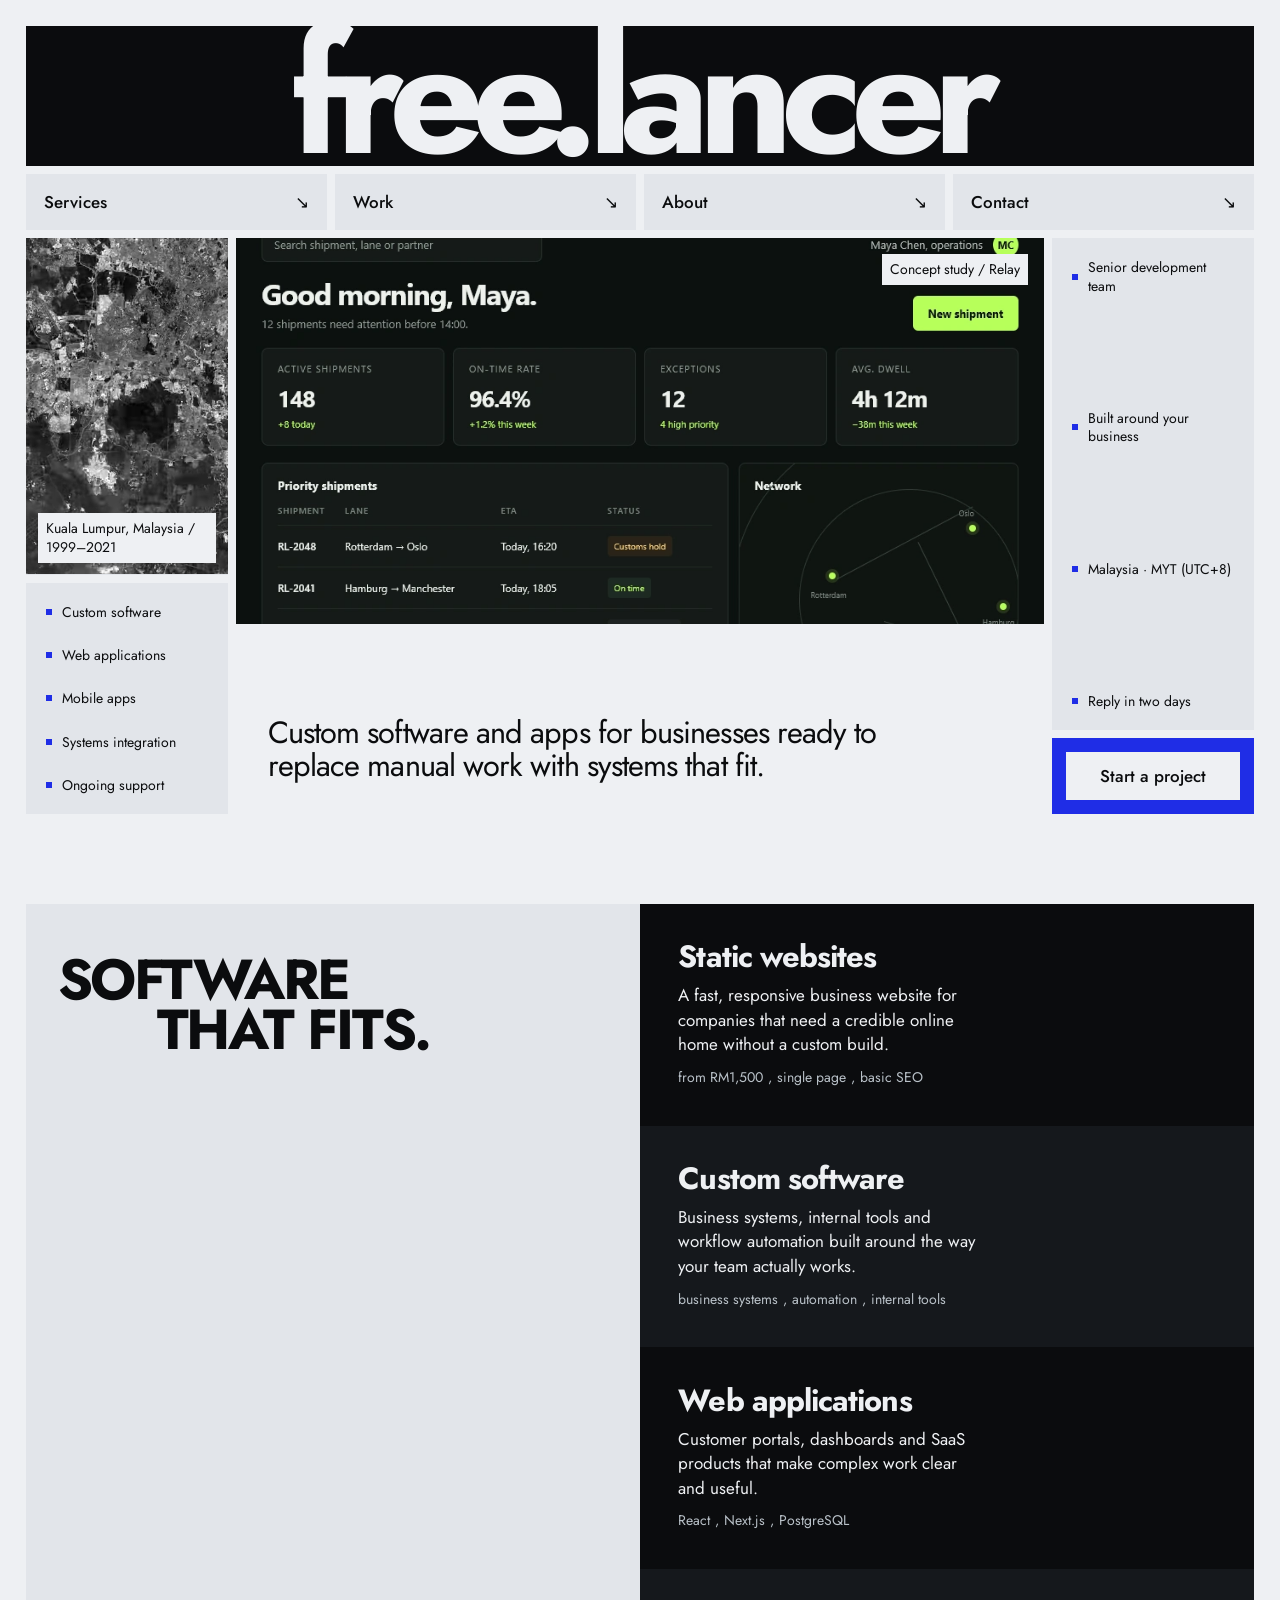
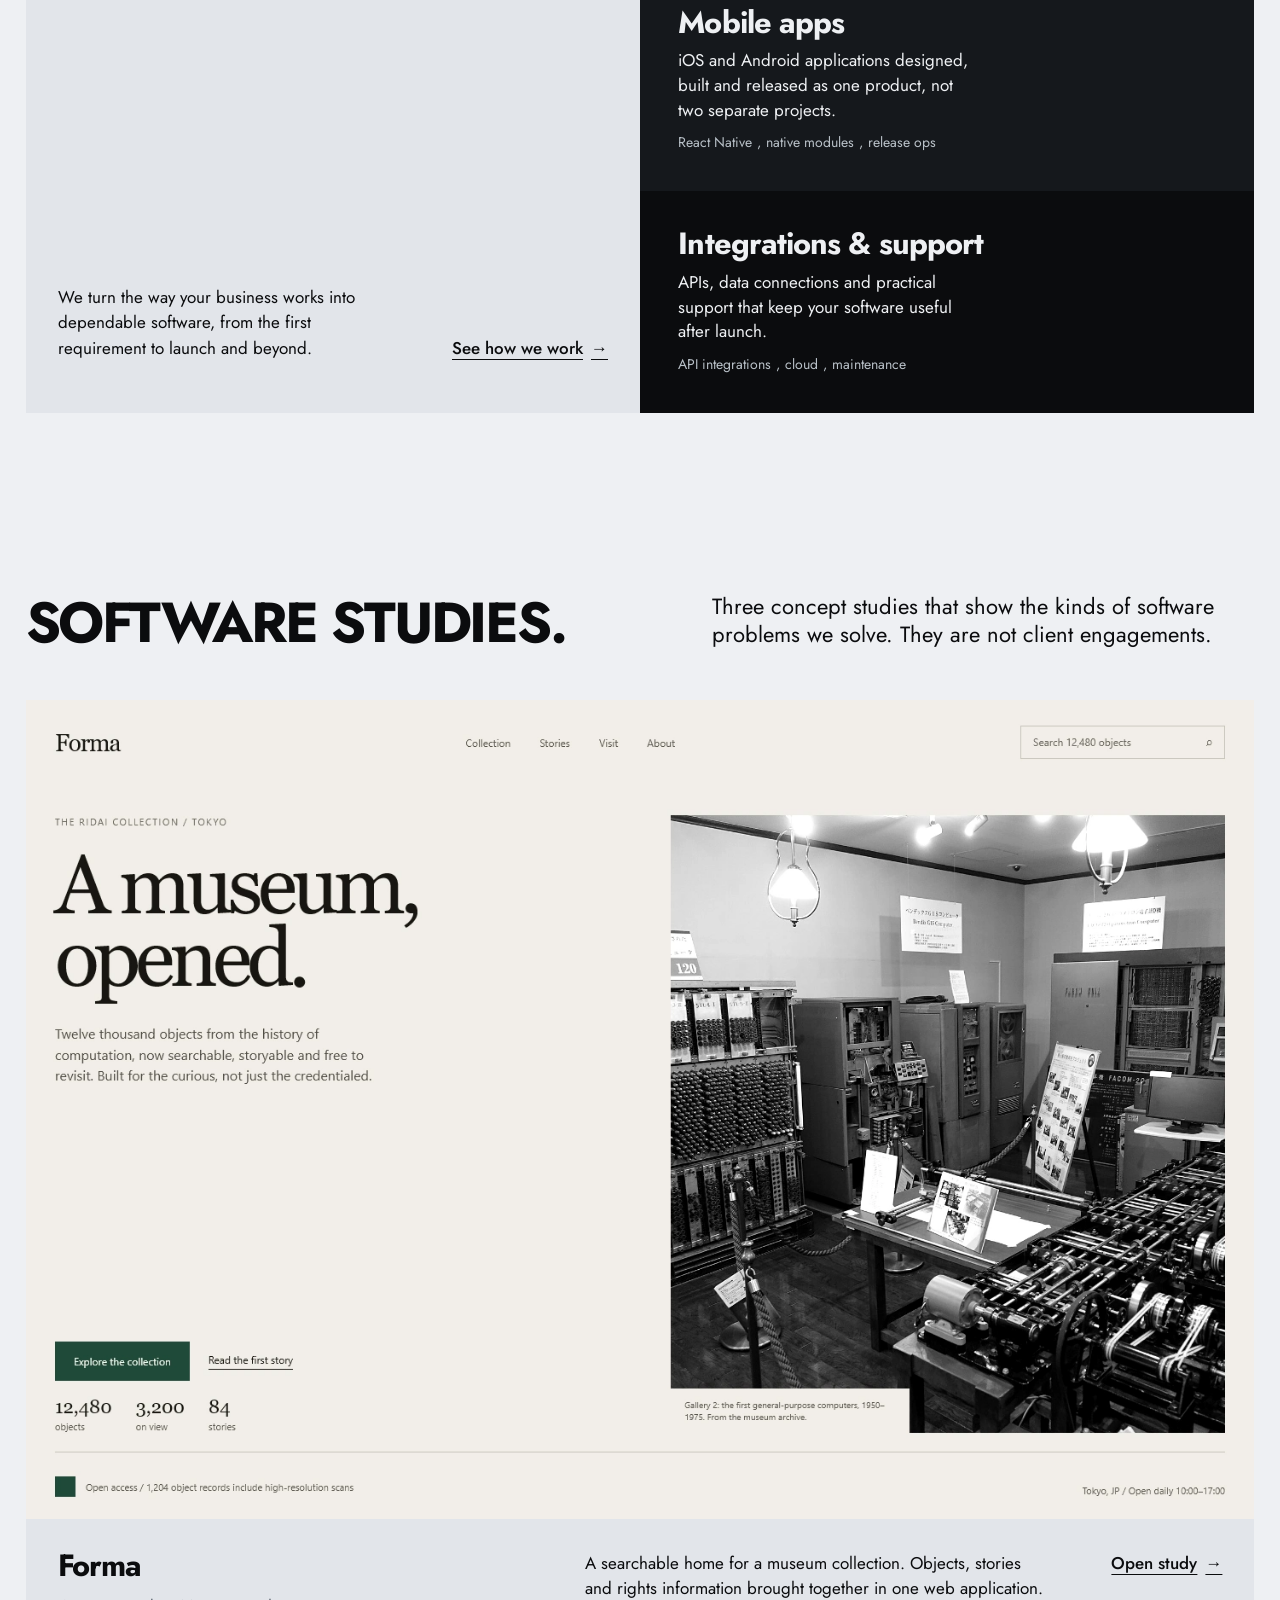
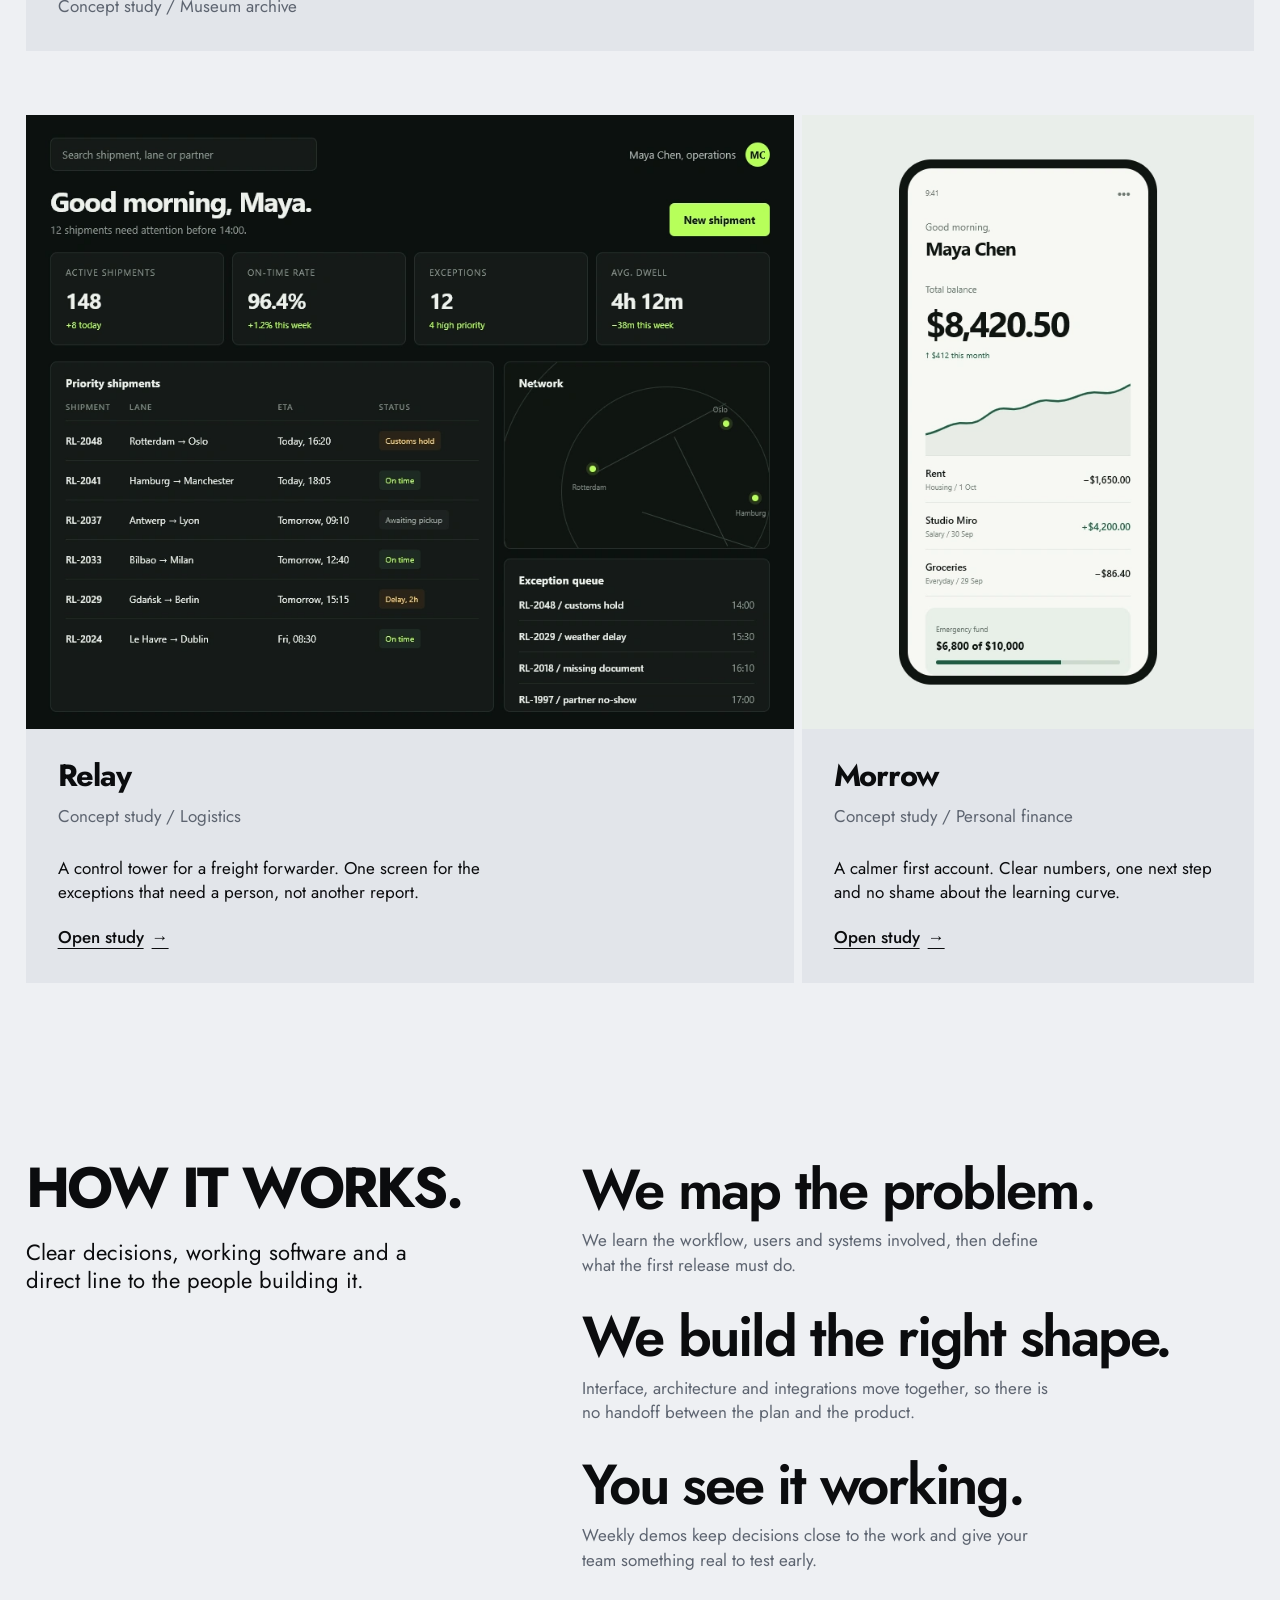
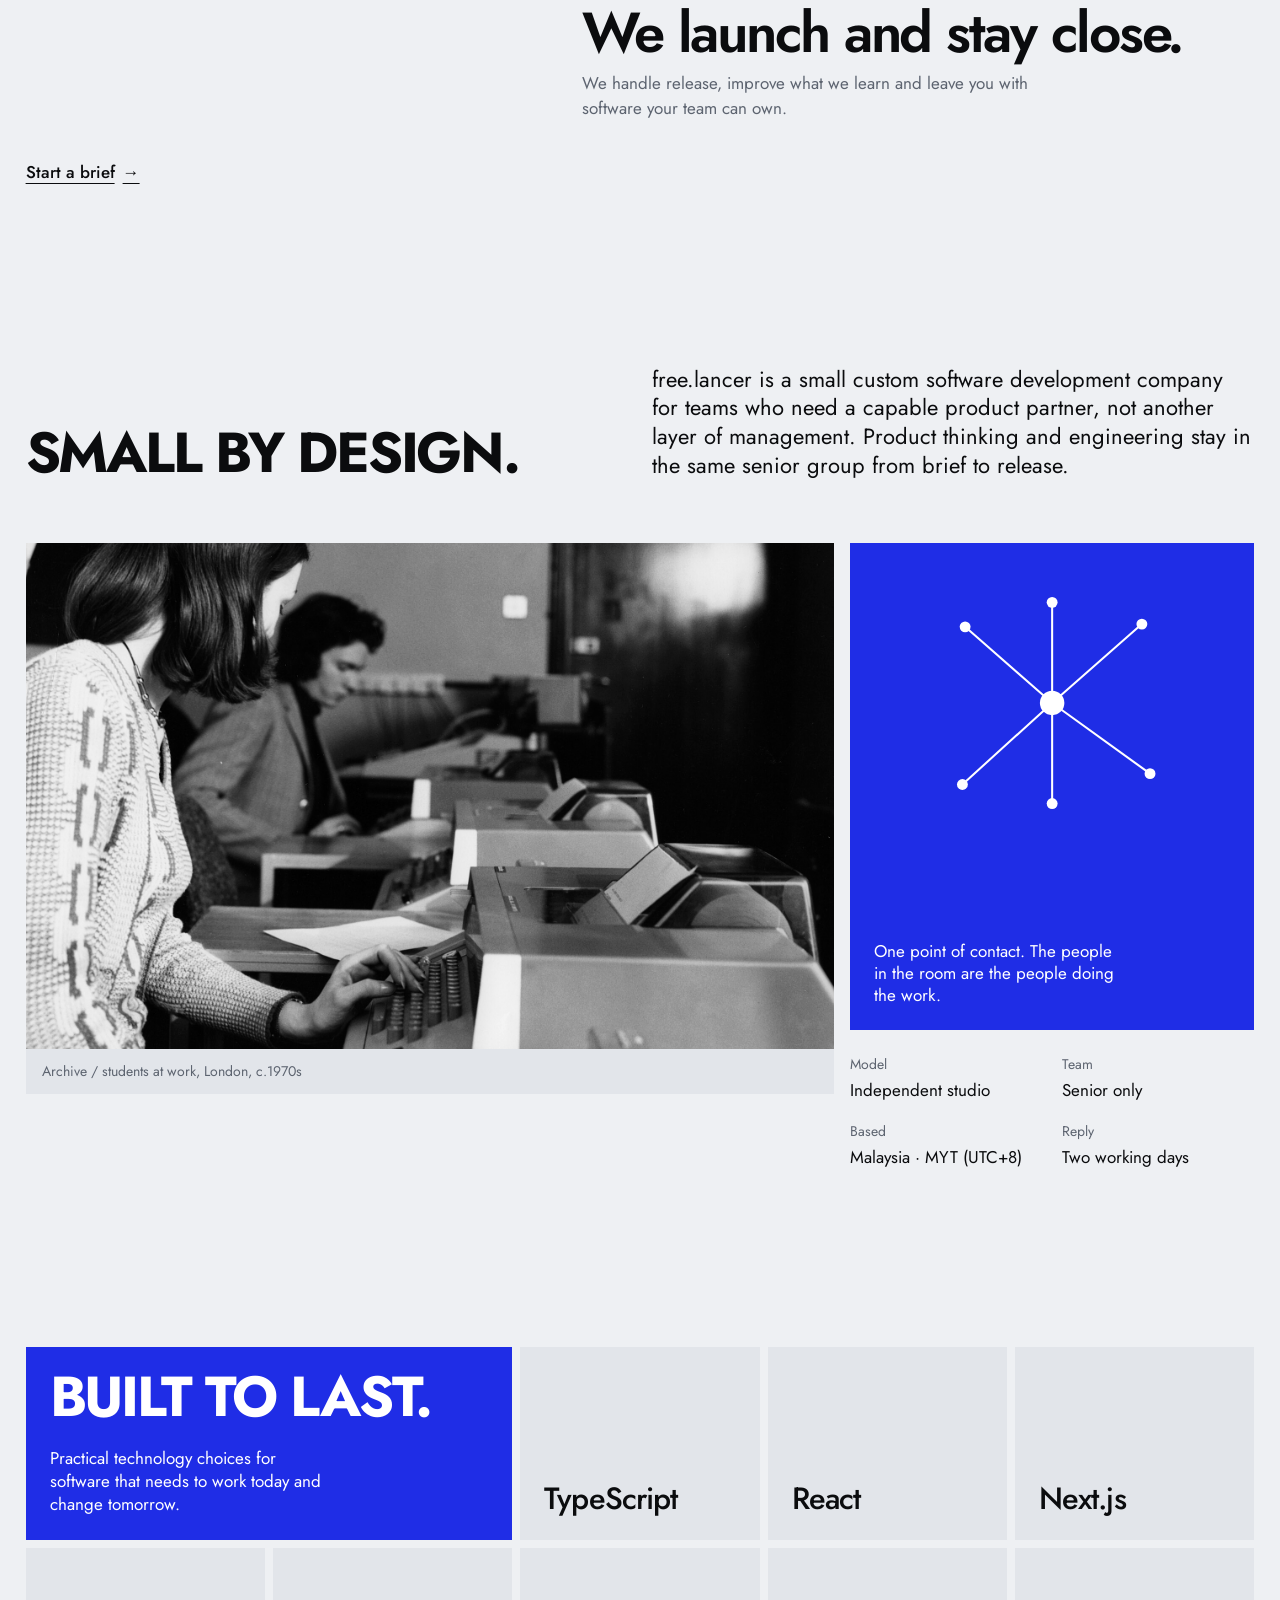
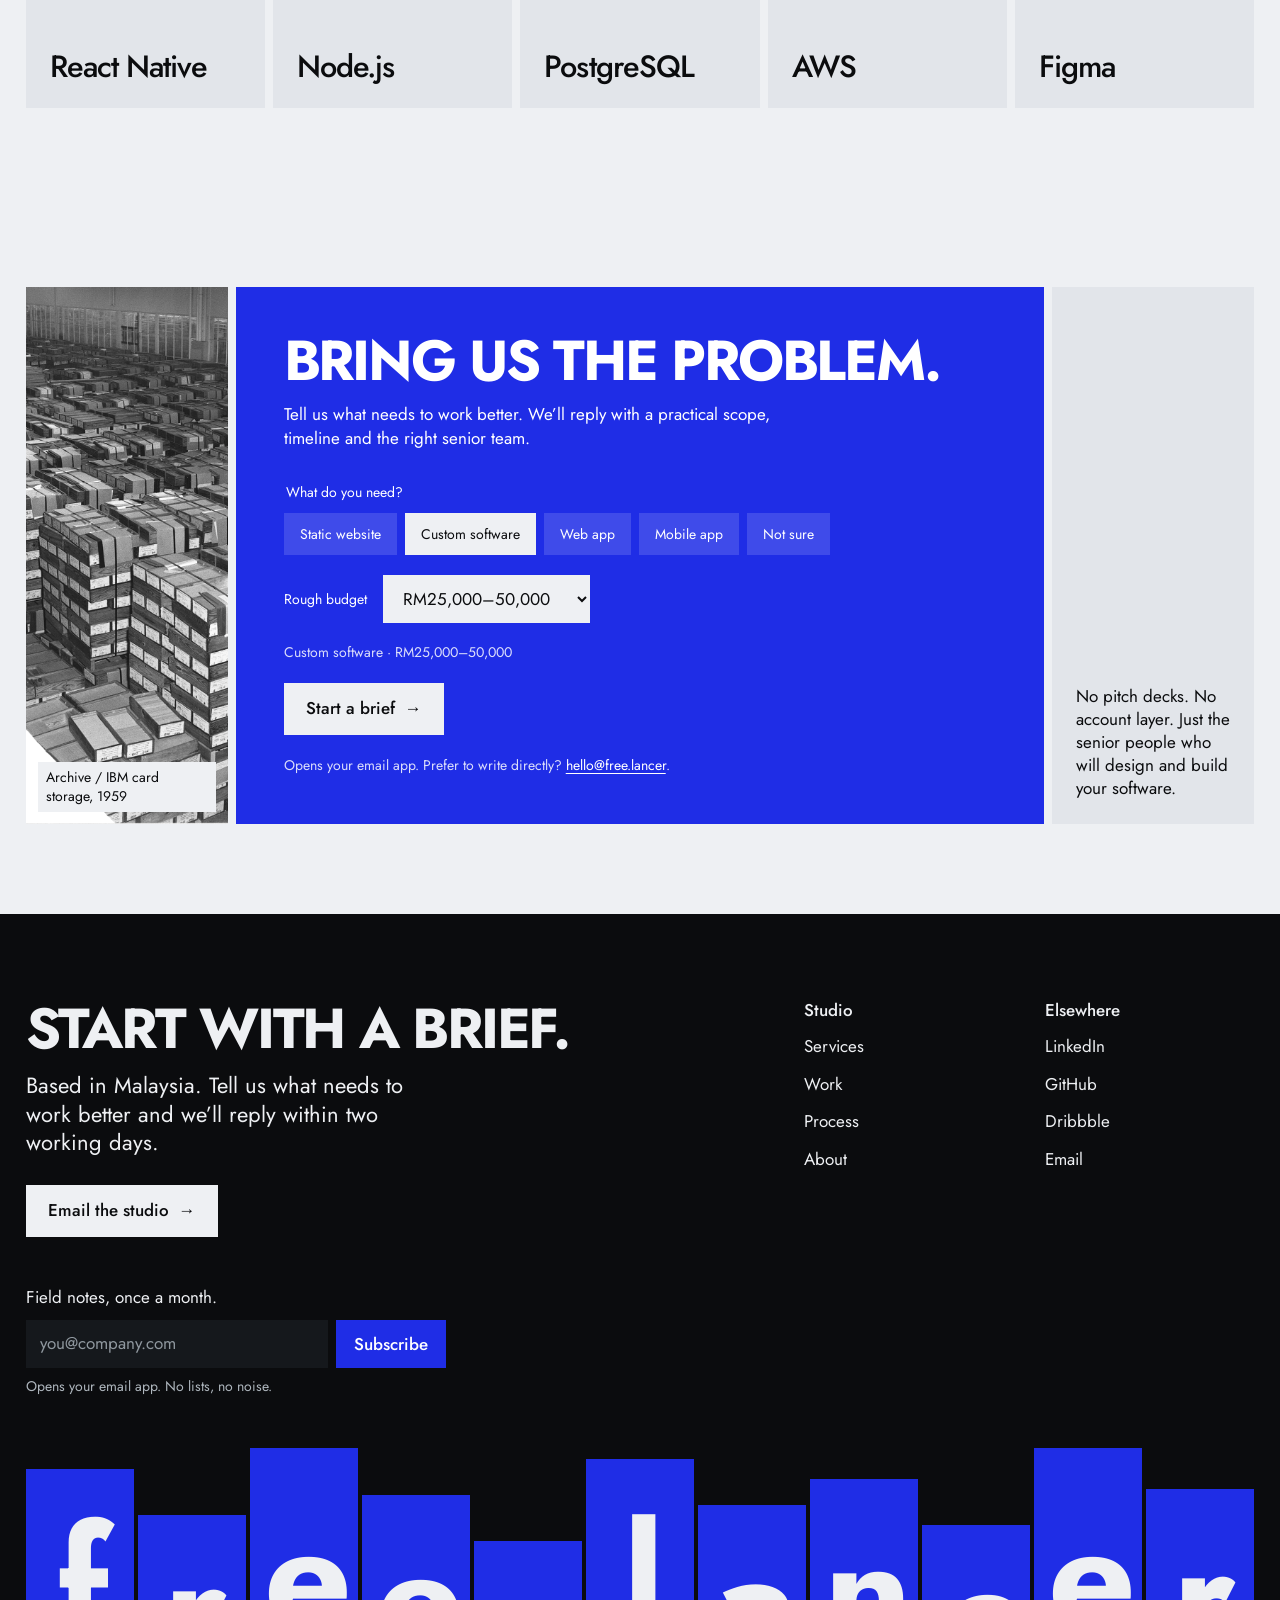
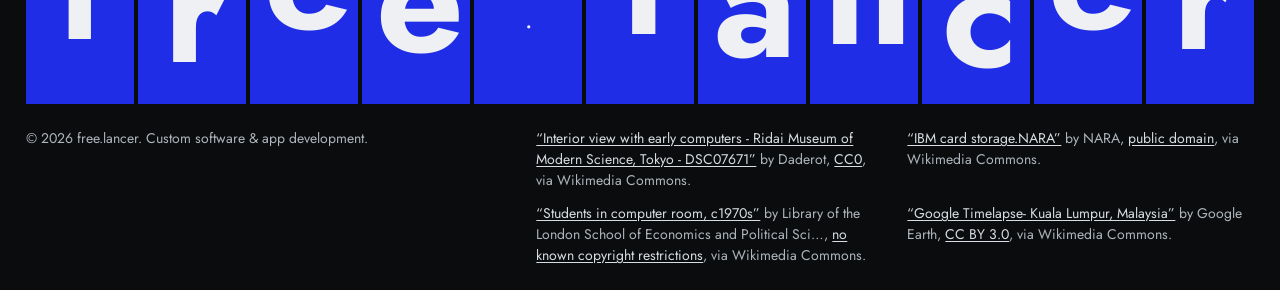
<file: index.html>
<!doctype html>
<html lang="en-MY" class="no-js">
<head>
  <meta charset="utf-8">
  <meta name="viewport" content="width=device-width, initial-scale=1">
  <title>free.lancer · custom software & app development</title>
  <meta name="description" content="free.lancer is a Malaysia-based custom software and app development company building websites, web applications, mobile apps and business systems.">
  <meta name="theme-color" content="#eef0f3">
  <meta property="og:title" content="free.lancer · custom software & app development">
  <meta property="og:description" content="Malaysia-based website, web application, mobile app and custom software development.">
  <meta property="og:type" content="website">
  <meta property="og:image" content="assets/study-forma-1440.webp">
  <link rel="icon" href="data:image/svg+xml,%3Csvg xmlns='http://www.w3.org/2000/svg' viewBox='0 0 64 64'%3E%3Crect width='64' height='64' fill='%231f2de6'/%3E%3Ccircle cx='32' cy='32' r='9' fill='%23eef0f3'/%3E%3C/svg%3E">
  <link rel="preload" href="assets/fonts/jost-latin.woff2" as="font" type="font/woff2" crossorigin>
  <link rel="stylesheet" href="styles.css">
</head>
<body>
  <a class="skip-link" href="#main">Skip to content</a>

  <main id="main">
    <!-- Hero: name band, navigation tiles, and a working board of studio facts. -->
    <header class="hero" id="top">
      <div class="name-band">
        <h1><span class="name">free.lancer</span><span class="sr-only">, custom software and app development</span></h1>
      </div>

      <nav class="hero-nav" aria-label="Primary">
        <a href="#services" data-reveal style="--i:0"><span>Services</span><span class="arrow" aria-hidden="true">↘</span></a>
        <a href="#work" data-reveal style="--i:1"><span>Work</span><span class="arrow" aria-hidden="true">↘</span></a>
        <a href="#about" data-reveal style="--i:2"><span>About</span><span class="arrow" aria-hidden="true">↘</span></a>
        <a href="#contact" data-reveal style="--i:3"><span>Contact</span><span class="arrow" aria-hidden="true">↘</span></a>
      </nav>

      <div class="hero-board">
        <div class="hero-left">
          <figure class="hero-portrait" data-reveal style="--i:0">
            <video autoplay muted loop playsinline preload="metadata" poster="assets/google-timelapse-kuala-lumpur-malaysia-poster.jpg" width="854" height="480" aria-label="Time-lapse satellite imagery of Kuala Lumpur, Malaysia.">
              <source src="assets/google-timelapse-kuala-lumpur-malaysia.webm" type="video/webm">
            </video>
            <figcaption>Kuala Lumpur, Malaysia / 1999–2021</figcaption>
          </figure>
          <ul class="hero-facts" data-reveal style="--i:1">
            <li>Custom software</li>
            <li>Web applications</li>
            <li>Mobile apps</li>
            <li>Systems integration</li>
            <li>Ongoing support</li>
          </ul>
        </div>

        <div class="hero-centre">
          <figure class="hero-shot">
            <img src="assets/study-relay-950.webp" srcset="assets/study-relay-950.webp 950w, assets/study-relay-1900.webp 1900w" sizes="(max-width: 980px) calc(100vw - 32px), 66vw" width="950" height="760" alt="Relay concept dashboard showing shipment status, a network map and an exception queue." decoding="async">
            <figcaption class="image-tag">Concept study / Relay</figcaption>
          </figure>
            <div class="hero-statement" data-reveal style="--i:1">
             <p>Custom software and apps for businesses ready to replace manual work with systems that fit.</p>
          </div>
        </div>

        <aside class="hero-right" aria-label="Studio facts">
          <div class="studio-card" data-reveal>
            <ul class="studio-facts">
              <li>Senior development team</li>
              <li>Built around your business</li>
              <li>Malaysia · MYT (UTC+8)</li>
              <li>Reply in two days</li>
            </ul>
          </div>
          <div class="rail-action" data-reveal style="--i:4">
            <a class="button button-paper" href="#contact">Start a project</a>
          </div>
        </aside>
      </div>
    </header>

    <!-- Services: a pale statement cell butted against four dark capability rows. -->
    <section class="section services" id="services" aria-labelledby="services-title">
      <div class="services-grid">
        <div class="services-intro">
            <h2 id="services-title" class="section-title"><span>Software</span><span class="indent">that fits.</span></h2>
          <div class="services-intro-foot">
            <p>We turn the way your business works into dependable software, from the first requirement to launch and beyond.</p>
            <a class="text-link" href="#process">See how we work <span aria-hidden="true">→</span></a>
          </div>
        </div>

        <div class="services-rows">
          <article class="service-row" data-reveal style="--i:0">
            <h3>Static websites</h3>
            <p>A fast, responsive business website for companies that need a credible online home without a custom build.</p>
            <ul class="terms"><li>from RM1,500</li><li>single page</li><li>basic SEO</li></ul>
          </article>
          <article class="service-row" data-reveal style="--i:1">
            <h3>Custom software</h3>
            <p>Business systems, internal tools and workflow automation built around the way your team actually works.</p>
            <ul class="terms"><li>business systems</li><li>automation</li><li>internal tools</li></ul>
          </article>
          <article class="service-row" data-reveal style="--i:2">
            <h3>Web applications</h3>
            <p>Customer portals, dashboards and SaaS products that make complex work clear and useful.</p>
            <ul class="terms"><li>React</li><li>Next.js</li><li>PostgreSQL</li></ul>
          </article>
          <article class="service-row" data-reveal style="--i:3">
            <h3>Mobile apps</h3>
            <p>iOS and Android applications designed, built and released as one product, not two separate projects.</p>
            <ul class="terms"><li>React Native</li><li>native modules</li><li>release ops</li></ul>
          </article>
          <article class="service-row" data-reveal style="--i:4">
            <h3>Integrations &amp; support</h3>
            <p>APIs, data connections and practical support that keep your software useful after launch.</p>
            <ul class="terms"><li>API integrations</li><li>cloud</li><li>maintenance</li></ul>
          </article>
        </div>
      </div>
    </section>

    <!-- Work: uninterrupted, high-density interface previews. -->
    <section class="section work" id="work" aria-labelledby="work-title">
      <div class="section-head work-head">
        <h2 id="work-title" class="section-title">Software studies.</h2>
        <p>Three concept studies that show the kinds of software problems we solve. They are not client engagements.</p>
      </div>

      <article class="project project-featured" data-reveal>
        <figure class="project-media">
          <picture>
            <source media="(max-width: 720px)" srcset="assets/study-forma-mobile-390.webp 390w, assets/study-forma-mobile-780.webp 780w" sizes="calc(100vw - 32px)" width="390" height="780">
            <img src="assets/study-forma-1440.webp" srcset="assets/study-forma-1440.webp 1440w, assets/study-forma-2880.webp 2880w" sizes="calc(100vw - 56px)" width="1440" height="960" alt="Forma concept museum archive with an editorial introduction and historic computer gallery photography." loading="lazy" decoding="async">
          </picture>
        </figure>
        <div class="project-body">
          <div class="project-heading">
            <h3>Forma</h3>
            <p class="meta">Concept study / Museum archive</p>
          </div>
          <p>A searchable home for a museum collection. Objects, stories and rights information brought together in one web application.</p>
          <button class="text-action" type="button" aria-label="Open the Forma concept study" data-study="forma" data-title="Forma" data-desc="A collections platform that lets a small museum publish twelve thousand objects without a large digital team. Search, stories and rights status in one place." data-facts="Sector|Museum archive|Year|2026|Scope|Web application" data-img="assets/study-forma-2880.webp" data-alt="Forma concept museum archive interface with a large editorial headline and a historic computer photograph.">Open study <span aria-hidden="true">→</span></button>
        </div>
      </article>

      <div class="project-row">
        <article class="project project-wide" data-reveal>
          <figure class="project-media">
            <picture>
              <source media="(max-width: 720px)" srcset="assets/study-relay-detail-600.webp 600w, assets/study-relay-detail-1200.webp 1200w" sizes="calc(100vw - 32px)" width="600" height="760">
              <img src="assets/study-relay-950.webp" srcset="assets/study-relay-950.webp 950w, assets/study-relay-1900.webp 1900w" sizes="(max-width: 720px) calc(100vw - 32px), 62vw" width="950" height="760" alt="Relay concept operations dashboard showing shipment totals and a priority shipment table." loading="lazy" decoding="async">
            </picture>
          </figure>
          <div class="project-body">
            <h3>Relay</h3>
            <p class="meta">Concept study / Logistics</p>
            <p>A control tower for a freight forwarder. One screen for the exceptions that need a person, not another report.</p>
            <button class="text-action" type="button" aria-label="Open the Relay concept study" data-study="relay" data-title="Relay" data-desc="An operations dashboard for a freight forwarder who was managing exceptions across four spreadsheets. One control tower for shipments, partner handoffs and the things that need a person." data-facts="Sector|Logistics|Year|2026|Scope|Custom software" data-img="assets/study-relay-1900.webp" data-alt="Relay concept operations dashboard with shipment status, network map and exception queue.">Open study <span aria-hidden="true">→</span></button>
          </div>
        </article>

        <article class="project project-narrow" data-reveal style="--i:1">
          <figure class="project-media">
            <img src="assets/study-morrow-560.webp" srcset="assets/study-morrow-560.webp 560w, assets/study-morrow-1120.webp 1120w" sizes="(max-width: 720px) calc(100vw - 32px), 37vw" width="560" height="760" alt="Morrow concept mobile banking app with a balance overview, transactions and a savings goal." loading="lazy" decoding="async">
          </figure>
          <div class="project-body">
            <h3>Morrow</h3>
            <p class="meta">Concept study / Personal finance</p>
            <p>A calmer first account. Clear numbers, one next step and no shame about the learning curve.</p>
            <button class="text-action" type="button" aria-label="Open the Morrow concept study" data-study="morrow" data-title="Morrow" data-desc="A personal finance app for the first five years of getting good with money. The product leads with one useful next step, not a wall of charts." data-facts="Sector|Personal finance|Year|2026|Scope|Mobile app" data-img="assets/study-morrow-1120.webp" data-alt="Morrow concept personal finance app on a phone showing balance, spending and a savings goal.">Open study <span aria-hidden="true">→</span></button>
          </div>
        </article>
      </div>
    </section>

    <!-- Process: the sequence is carried by the words, not by numbers. -->
    <section class="section process" id="process" aria-labelledby="process-title">
      <div class="process-grid">
        <div class="process-intro">
          <h2 id="process-title" class="section-title">How it works.</h2>
          <p>Clear decisions, working software and a direct line to the people building it.</p>
        </div>
        <ol class="process-list">
          <li data-reveal style="--i:0">
            <p class="process-line">We map the problem.</p>
            <p class="process-note">We learn the workflow, users and systems involved, then define what the first release must do.</p>
          </li>
          <li data-reveal style="--i:1">
            <p class="process-line">We build the right shape.</p>
            <p class="process-note">Interface, architecture and integrations move together, so there is no handoff between the plan and the product.</p>
          </li>
          <li data-reveal style="--i:2">
            <p class="process-line">You see it working.</p>
            <p class="process-note">Weekly demos keep decisions close to the work and give your team something real to test early.</p>
          </li>
          <li data-reveal style="--i:3">
            <p class="process-line">We launch and stay close.</p>
            <p class="process-note">We handle release, improve what we learn and leave you with software your team can own.</p>
          </li>
        </ol>
      </div>
      <a class="text-link process-cta" href="#contact">Start a brief <span aria-hidden="true">→</span></a>
    </section>

    <!-- About: a small studio, one point of contact, and a clear way of working. -->
    <section class="section about" id="about" aria-labelledby="about-title">
      <div class="about-intro">
        <h2 id="about-title" class="section-title">Small by design.</h2>
        <p>free.lancer is a small custom software development company for teams who need a capable product partner, not another layer of management. Product thinking and engineering stay in the same senior group from brief to release.</p>
      </div>

      <div class="about-grid">
        <figure class="about-photo" data-reveal>
          <img src="assets/students-in-computer-room-c1970s.jpg" width="1920" height="1504" alt="Students working at computer terminals in a 1970s computer room." loading="lazy" decoding="async">
          <figcaption>Archive / students at work, London, c.1970s</figcaption>
        </figure>

        <div class="about-side">
          <div class="about-tile" data-reveal>
            <svg viewBox="0 0 200 200" aria-hidden="true" focusable="false">
              <g fill="none" stroke="currentColor" stroke-width="1.5">
                <path d="M100 100L36 44M100 100L166 42M100 100L172 152M100 100L34 160M100 100L100 26M100 100L100 174"/>
              </g>
              <g fill="currentColor">
                <circle cx="100" cy="100" r="9"/>
                <circle cx="36" cy="44" r="4"/><circle cx="166" cy="42" r="4"/>
                <circle cx="172" cy="152" r="4"/><circle cx="34" cy="160" r="4"/>
                <circle cx="100" cy="26" r="4"/><circle cx="100" cy="174" r="4"/>
              </g>
            </svg>
            <p>One point of contact. The people in the room are the people doing the work.</p>
          </div>
          <dl class="about-facts">
            <div><dt>Model</dt><dd>Independent studio</dd></div>
            <div><dt>Team</dt><dd>Senior only</dd></div>
            <div><dt>Based</dt><dd>Malaysia · MYT (UTC+8)</dd></div>
            <div><dt>Reply</dt><dd>Two working days</dd></div>
          </dl>
        </div>
      </div>
    </section>

    <!-- Stack: the tools are named plainly; no borrowed client logos. -->
    <section class="section stack" id="stack" aria-labelledby="stack-title">
      <ul class="stack-grid">
        <li class="stack-head" data-reveal>
          <h2 id="stack-title" class="section-title">Built to last.</h2>
          <p>Practical technology choices for software that needs to work today and change tomorrow.</p>
        </li>
        <li class="stack-tile" data-reveal style="--i:0">TypeScript</li>
        <li class="stack-tile" data-reveal style="--i:1">React</li>
        <li class="stack-tile" data-reveal style="--i:2">Next.js</li>
        <li class="stack-tile" data-reveal style="--i:3">React Native</li>
        <li class="stack-tile" data-reveal style="--i:4">Node.js</li>
        <li class="stack-tile" data-reveal style="--i:5">PostgreSQL</li>
        <li class="stack-tile" data-reveal style="--i:6">AWS</li>
        <li class="stack-tile" data-reveal style="--i:7">Figma</li>
      </ul>
    </section>

    <!-- Contact: one live brief builder, wired to email rather than a fake form backend. -->
    <section class="section contact" id="contact" aria-labelledby="contact-title">
      <div class="contact-board">
        <figure class="contact-photo" data-reveal>
          <img src="assets/ibm-card-storage-nara.jpg" width="1920" height="1516" alt="Rows of IBM card storage boxes in a records centre, 1959." loading="lazy" decoding="async">
          <figcaption>Archive / IBM card storage, 1959</figcaption>
        </figure>

        <div class="contact-main" data-reveal>
          <h2 id="contact-title" class="section-title">Bring us the problem.</h2>
          <p>Tell us what needs to work better. We’ll reply with a practical scope, timeline and the right senior team.</p>

          <form class="brief-form" id="brief-form">
            <fieldset>
              <legend>What do you need?</legend>
              <div class="choice-row">
                <label><input type="radio" name="service" value="Static website"><span>Static website</span></label>
                <label><input type="radio" name="service" value="Custom software" checked><span>Custom software</span></label>
                <label><input type="radio" name="service" value="Web application"><span>Web app</span></label>
                <label><input type="radio" name="service" value="Mobile app"><span>Mobile app</span></label>
                <label><input type="radio" name="service" value="Not sure yet"><span>Not sure</span></label>
              </div>
            </fieldset>

            <div class="brief-row">
              <label for="budget">Rough budget</label>
              <select id="budget" name="budget">
                <option>RM1,500–5,000</option>
                <option>RM5,000–25,000</option>
                <option selected>RM25,000–50,000</option>
                <option>RM50,000–100,000</option>
                <option>Over RM100,000</option>
                <option>Not sure yet</option>
              </select>
            </div>

            <p class="brief-summary" id="brief-summary" aria-live="polite">Custom software · RM25,000–50,000</p>
            <a class="button button-paper" id="brief-link" href="mailto:hello@free.lancer?subject=Project%20brief" aria-describedby="brief-summary">Start a brief <span aria-hidden="true">→</span></a>
            <p class="small">Opens your email app. Prefer to write directly? <a href="mailto:hello@free.lancer">hello@free.lancer</a>.</p>
          </form>
        </div>

        <aside class="contact-note" data-reveal style="--i:1">
          <p>No pitch decks. No account layer. Just the senior people who will design and build your software.</p>
        </aside>
      </div>
    </section>
  </main>

  <footer class="footer">
    <div class="footer-top">
      <div class="footer-invite">
        <h2 class="section-title">Start with a brief.</h2>
        <p>Based in Malaysia. Tell us what needs to work better and we’ll reply within two working days.</p>
        <a class="button button-paper" href="mailto:hello@free.lancer?subject=Project%20brief">Email the studio <span aria-hidden="true">→</span></a>

        <form class="newsletter" id="newsletter-form" action="mailto:hello@free.lancer" method="post" enctype="text/plain">
          <label for="newsletter-email">Field notes, once a month.</label>
          <div class="newsletter-row">
            <input id="newsletter-email" name="email" type="email" autocomplete="email" placeholder="you@company.com" required aria-describedby="newsletter-note">
            <button class="button button-ghost" type="submit">Subscribe</button>
          </div>
          <p class="small" id="newsletter-note">Opens your email app. No lists, no noise.</p>
        </form>
      </div>

      <div class="footer-links">
        <div>
          <h3>Studio</h3>
          <a href="#services">Services</a>
          <a href="#work">Work</a>
          <a href="#process">Process</a>
          <a href="#about">About</a>
        </div>
        <div>
          <h3>Elsewhere</h3>
          <!-- Replace these profile URLs with the studio's live accounts before launch. -->
          <a href="https://www.linkedin.com/company/free-lancer" rel="noopener">LinkedIn</a>
          <a href="https://github.com/free-lancer" rel="noopener">GitHub</a>
          <a href="https://dribbble.com/free-lancer" rel="noopener">Dribbble</a>
          <a href="mailto:hello@free.lancer">Email</a>
        </div>
      </div>
    </div>

    <div class="footer-wordmark" aria-hidden="true">
      <span style="--h:92">f</span><span style="--h:74">r</span><span style="--h:100">e</span><span style="--h:82">e</span><span class="block-dot" style="--h:64">.</span><span style="--h:96">l</span><span style="--h:78">a</span><span style="--h:88">n</span><span style="--h:70">c</span><span style="--h:100">e</span><span style="--h:84">r</span>
    </div>
    <p class="sr-only">free.lancer</p>

    <div class="footer-bottom">
      <p>© 2026 free.lancer. Custom software &amp; app development.</p>
      <ul class="credits" aria-label="Picture credits">
        <li><a href="https://commons.wikimedia.org/w/index.php?curid=47951295">“Interior view with early computers - Ridai Museum of Modern Science, Tokyo - DSC07671”</a> by Daderot, <a href="https://creativecommons.org/publicdomain/zero/1.0/deed.en">CC0</a>, via Wikimedia Commons.</li>
        <li><a href="https://commons.wikimedia.org/wiki/File:IBM_card_storage.NARA.jpg">“IBM card storage.NARA”</a> by NARA, <a href="https://creativecommons.org/publicdomain/mark/1.0/">public domain</a>, via Wikimedia Commons.</li>
        <li><a href="https://commons.wikimedia.org/wiki/File:Students_in_computer_room,_c1970s.jpg">“Students in computer room, c1970s”</a> by Library of the London School of Economics and Political Sci…, <a href="https://www.flickr.com/commons/usage/">no known copyright restrictions</a>, via Wikimedia Commons.</li>
        <li><a href="https://commons.wikimedia.org/wiki/File:Google_Timelapse-_Kuala_Lumpur,_Malaysia.webm">“Google Timelapse- Kuala Lumpur, Malaysia”</a> by Google Earth, <a href="https://creativecommons.org/licenses/by/3.0/">CC BY 3.0</a>, via Wikimedia Commons.</li>
      </ul>
    </div>
  </footer>

  <!-- Native dialog for the concept studies. One dialog, content swapped by script. -->
  <dialog class="study-dialog" id="study-dialog" aria-labelledby="study-title">
    <div class="dialog-bar">
      <p class="meta">Concept study</p>
      <button class="dialog-close" type="button" aria-label="Close study">Close</button>
    </div>
    <div class="dialog-grid">
      <div class="dialog-copy">
        <h2 id="study-title">Forma</h2>
        <p id="study-desc"></p>
        <dl class="dialog-facts" id="study-facts"></dl>
        <p class="meta">Concept study, not a client engagement.</p>
        <p><a class="text-link" id="study-full-image" href="assets/study-forma-2880.webp" target="_blank" rel="noopener">View full-size image<span class="sr-only"> (opens in a new tab)</span></a></p>
      </div>
      <img id="study-image" src="assets/study-forma-2880.webp" alt="">
    </div>
  </dialog>

  <script src="script.js"></script>
</body>
</html>
</file>
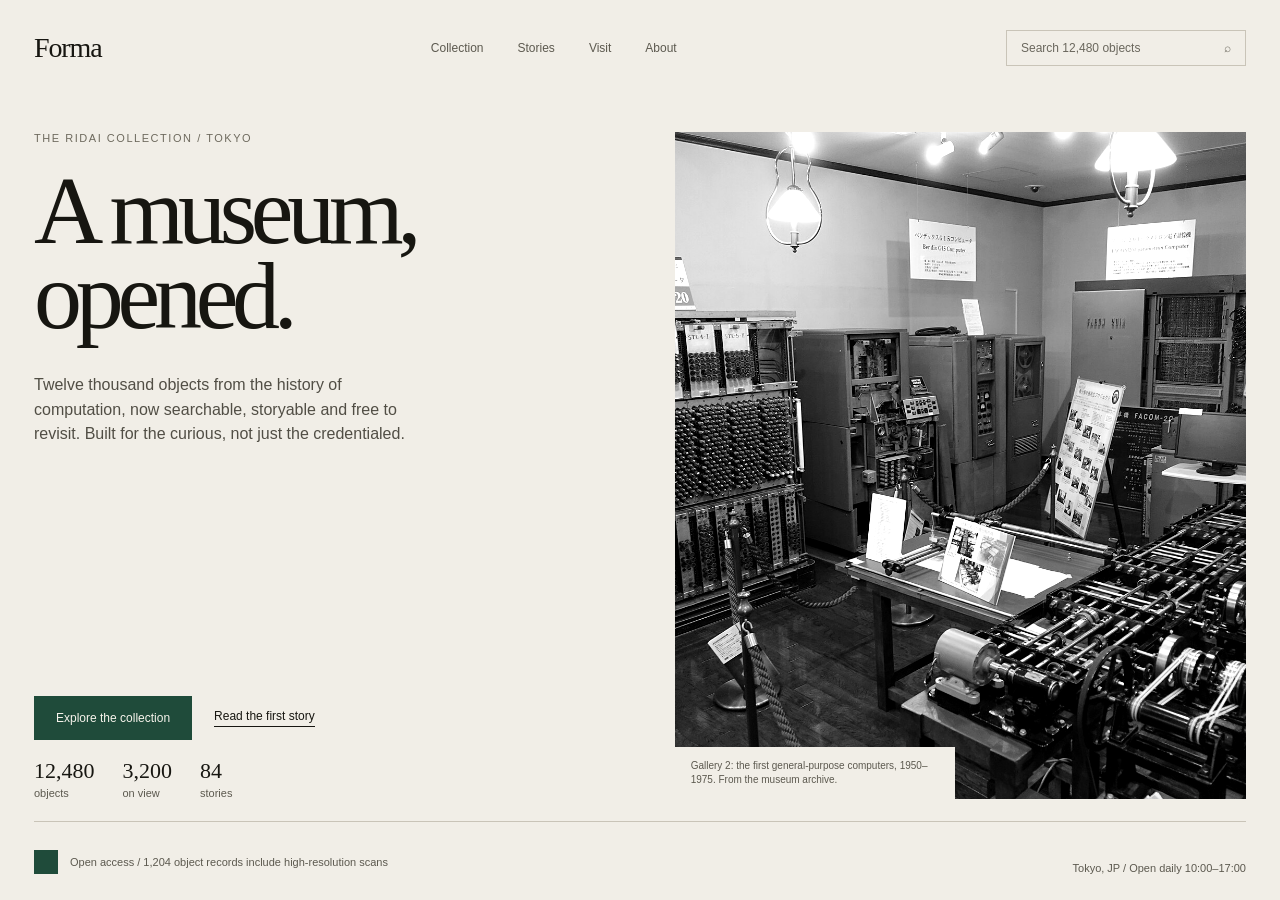
<file: _work/forma.html>
<!doctype html>
<html lang="en">
<head>
<meta charset="utf-8">
<meta name="viewport" content="width=device-width, initial-scale=1">
<title>Forma — concept study</title>
<style>
  * { box-sizing: border-box; }
  html, body { margin: 0; width: 100%; height: 100%; }
  body { font-family: "Segoe UI", Arial, sans-serif; background: #f1eee7; color: #171611; overflow: hidden; }
  .page { height: 100vh; display: flex; flex-direction: column; padding: 30px 34px 26px; }
  header { display: flex; align-items: center; justify-content: space-between; }
  .brand { font-family: Georgia, "Times New Roman", serif; font-size: 28px; letter-spacing: -.04em; }
  nav { display: flex; gap: 34px; font-size: 12px; color: #5c594f; }
  .search { border: 1px solid #c9c4b8; padding: 10px 14px; width: 240px; font-size: 12px; color: #6a675d; display: flex; justify-content: space-between; }
  .hero { display: grid; grid-template-columns: 1.02fr .98fr; gap: 46px; padding-top: 66px; flex: 1; min-height: 0; }
  .copy { display: flex; flex-direction: column; }
  .kicker { font-size: 11px; letter-spacing: .14em; text-transform: uppercase; color: #6e6a5e; margin-bottom: 24px; }
  h1 { font-family: Georgia, "Times New Roman", serif; font-weight: 400; font-size: 96px; line-height: .89; letter-spacing: -.065em; margin: 0; max-width: 560px; }
  .lede { font-size: 16px; line-height: 1.55; color: #514e45; max-width: 380px; margin: 34px 0 0; }
  .actions { display: flex; align-items: center; gap: 22px; margin-top: auto; padding-top: 32px; }
  .button { background: #1f4b3a; color: #f7f4ec; padding: 15px 22px; font-size: 12px; text-decoration: none; }
  .textlink { color: #171611; font-size: 12px; text-decoration: none; border-bottom: 1px solid #171611; padding-bottom: 3px; }
  .image { min-height: 0; position: relative; overflow: hidden; }
  .image img { width: 100%; height: 100%; object-fit: cover; filter: grayscale(1) contrast(1.06); display: block; }
  .caption { position: absolute; left: 0; bottom: 0; background: #f1eee7; padding: 12px 16px; font-size: 10px; color: #5c594f; max-width: 280px; line-height: 1.4; }
  .meta { display: flex; gap: 28px; font-size: 11px; color: #5c594f; padding-top: 18px; }
  .meta b { display: block; color: #171611; font-size: 22px; font-family: Georgia, serif; font-weight: 400; margin-bottom: 3px; }
  footer { display: flex; justify-content: space-between; align-items: flex-end; padding-top: 28px; border-top: 1px solid #c9c4b8; margin-top: 22px; font-size: 11px; color: #5c594f; }
  .featured { display: flex; gap: 12px; align-items: center; }
  .swatch { width: 24px; height: 24px; background: #1f4b3a; }
</style>
</head>
<body>
  <div class="page">
    <header>
      <div class="brand">Forma</div>
      <nav><span>Collection</span><span>Stories</span><span>Visit</span><span>About</span></nav>
      <div class="search">Search 12,480 objects <span>⌕</span></div>
    </header>
    <main class="hero">
      <section class="copy">
        <div class="kicker">The Ridai collection / Tokyo</div>
        <h1>A museum, opened.</h1>
        <p class="lede">Twelve thousand objects from the history of computation, now searchable, storyable and free to revisit. Built for the curious, not just the credentialed.</p>
        <div class="actions">
          <a class="button" href="#">Explore the collection</a>
          <a class="textlink" href="#">Read the first story</a>
        </div>
        <div class="meta">
          <div><b>12,480</b>objects</div>
          <div><b>3,200</b>on view</div>
          <div><b>84</b>stories</div>
        </div>
      </section>
      <section class="image">
        <img src="../assets/interior-view-with-early-computers-ridai-museum.jpg" alt="Historic computers in a museum gallery">
        <div class="caption">Gallery 2: the first general-purpose computers, 1950–1975. From the museum archive.</div>
      </section>
    </main>
    <footer>
      <div class="featured"><span class="swatch"></span><span>Open access / 1,204 object records include high-resolution scans</span></div>
      <div>Tokyo, JP / Open daily 10:00–17:00</div>
    </footer>
  </div>
</body>
</html>
</file>
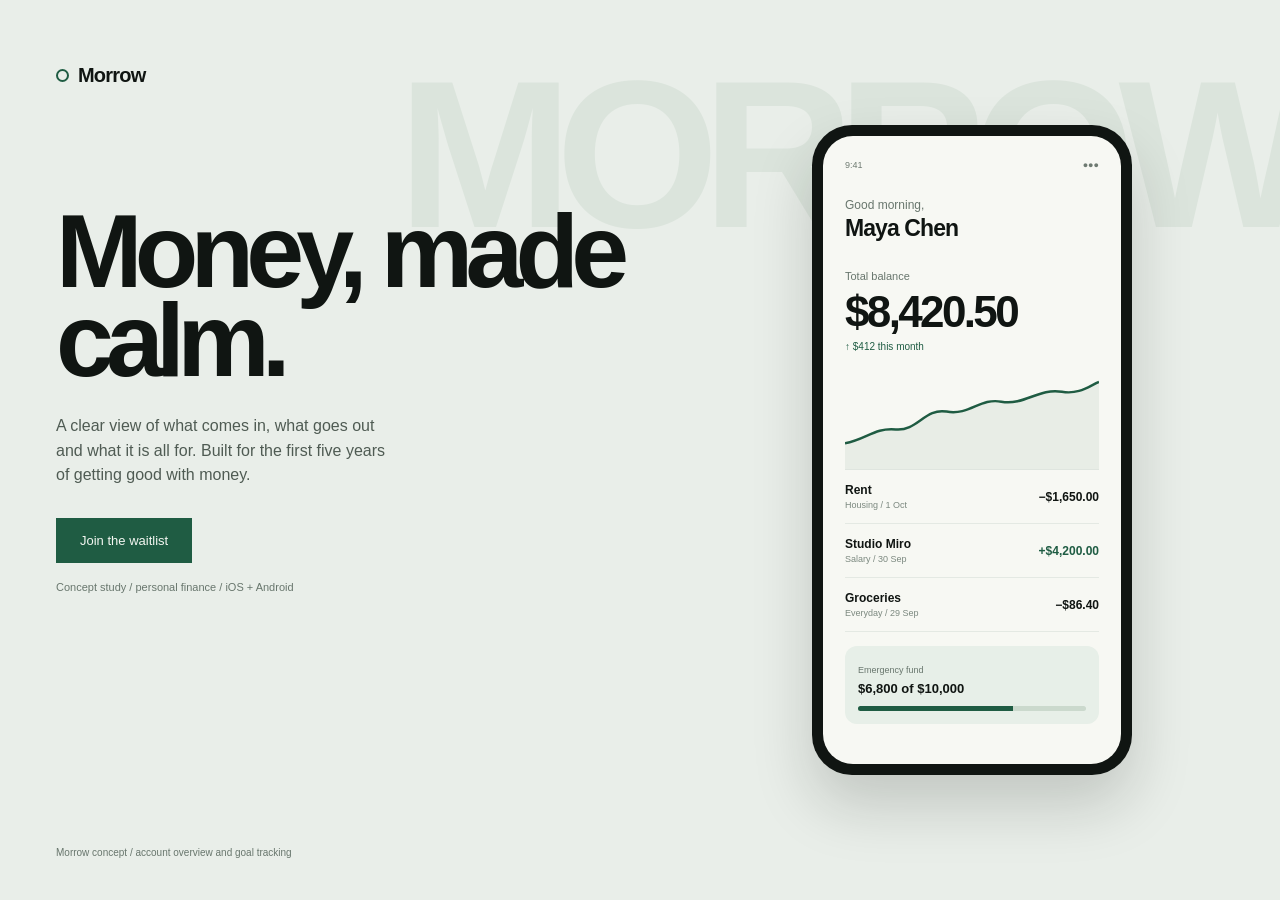
<file: _work/morrow.html>
<!doctype html>
<html lang="en">
<head>
<meta charset="utf-8">
<meta name="viewport" content="width=device-width, initial-scale=1">
<title>Morrow — concept study</title>
<style>
  * { box-sizing: border-box; }
  html, body { margin: 0; width: 100%; height: 100%; }
  body { font-family: "Segoe UI", Arial, sans-serif; background: #e9eee9; color: #101512; overflow: hidden; }
  .stage { height: 100vh; display: grid; grid-template-columns: 1.1fr .9fr; position: relative; }
  .left { padding: 64px 0 0 56px; position: relative; z-index: 2; }
  .brand { font-size: 20px; font-weight: 800; letter-spacing: -.04em; display: flex; align-items: center; gap: 9px; }
  .brand i { width: 13px; height: 13px; border: 2px solid #1f5c43; border-radius: 50%; display: block; }
  h1 { font-size: 104px; line-height: .86; letter-spacing: -.075em; font-weight: 650; margin: 120px 0 0; max-width: 680px; }
  .lede { font-size: 16px; line-height: 1.55; color: #4f5b53; max-width: 340px; margin: 28px 0 0; }
  .button { display: inline-block; background: #1f5c43; color: #f4f7f2; padding: 15px 24px; font-size: 13px; text-decoration: none; margin-top: 30px; }
  .note { font-size: 11px; color: #68766d; margin-top: 18px; }
  .right { position: relative; display: flex; align-items: center; justify-content: center; padding-right: 40px; }
  .word { position: absolute; right: -20px; top: 34px; font-size: 210px; font-weight: 800; letter-spacing: -.08em; color: #dbe4dc; z-index: 0; }
  .phone { width: 320px; height: 650px; background: #101512; border-radius: 40px; padding: 11px; position: relative; z-index: 2; box-shadow: 0 30px 60px rgba(16,21,18,.18); }
  .screen { background: #f7f8f3; height: 100%; border-radius: 30px; padding: 24px 22px; overflow: hidden; }
  .status { display: flex; justify-content: space-between; font-size: 9px; color: #6e7a71; }
  .hello { font-size: 12px; color: #68766d; margin-top: 28px; }
  .name { font-size: 23px; letter-spacing: -.04em; font-weight: 650; margin-top: 3px; }
  .balance { margin-top: 28px; font-size: 11px; color: #68766d; }
  .amount { font-size: 44px; letter-spacing: -.06em; font-weight: 650; margin-top: 5px; }
  .change { font-size: 10px; color: #1f5c43; margin-top: 4px; }
  .chart { height: 100px; margin-top: 18px; position: relative; border-bottom: 1px solid #dfe5df; }
  .chart svg { width: 100%; height: 100%; display: block; }
  .row { display: flex; justify-content: space-between; align-items: center; padding: 13px 0; border-bottom: 1px solid #e4e9e3; }
  .row:last-child { border-bottom: 0; }
  .row b { display: block; font-size: 12px; font-weight: 600; }
  .row small { display: block; color: #7b887f; font-size: 9px; margin-top: 3px; }
  .row span { font-size: 12px; font-weight: 600; }
  .row span.plus { color: #1f5c43; }
  .goal { background: #e7efe8; border-radius: 12px; padding: 13px; margin-top: 14px; }
  .goal small { font-size: 9px; color: #68766d; }
  .goal b { display: block; font-size: 13px; margin-top: 4px; }
  .bar { height: 5px; background: #cbd9cd; margin-top: 10px; border-radius: 4px; overflow: hidden; }
  .bar i { display: block; width: 68%; height: 100%; background: #1f5c43; }
  .caption { position: absolute; left: 56px; bottom: 42px; font-size: 10px; color: #68766d; }
</style>
</head>
<body>
  <div class="stage">
    <section class="left">
      <div class="brand"><i></i>Morrow</div>
      <h1>Money, made calm.</h1>
      <p class="lede">A clear view of what comes in, what goes out and what it is all for. Built for the first five years of getting good with money.</p>
      <a class="button" href="#">Join the waitlist</a>
      <p class="note">Concept study / personal finance / iOS + Android</p>
    </section>
    <section class="right">
      <div class="word">MORROW</div>
      <div class="phone">
        <div class="screen">
          <div class="status"><span>9:41</span><span>●●●</span></div>
          <div class="hello">Good morning,</div>
          <div class="name">Maya Chen</div>
          <div class="balance">Total balance</div>
          <div class="amount">$8,420.50</div>
          <div class="change">↑ $412 this month</div>
          <div class="chart">
            <svg viewBox="0 0 260 100" preserveAspectRatio="none" aria-hidden="true">
              <path d="M0,74 C22,70 30,58 52,60 C74,62 82,38 104,42 C128,46 138,28 160,32 C184,36 198,18 222,22 C240,25 250,16 260,12" fill="none" stroke="#1f5c43" stroke-width="2.5"></path>
              <path d="M0,74 C22,70 30,58 52,60 C74,62 82,38 104,42 C128,46 138,28 160,32 C184,36 198,18 222,22 C240,25 250,16 260,12 L260,100 L0,100 Z" fill="#1f5c43" opacity=".07"></path>
            </svg>
          </div>
          <div class="row"><div><b>Rent</b><small>Housing / 1 Oct</small></div><span>−$1,650.00</span></div>
          <div class="row"><div><b>Studio Miro</b><small>Salary / 30 Sep</small></div><span class="plus">+$4,200.00</span></div>
          <div class="row"><div><b>Groceries</b><small>Everyday / 29 Sep</small></div><span>−$86.40</span></div>
          <div class="goal"><small>Emergency fund</small><b>$6,800 of $10,000</b><div class="bar"><i></i></div></div>
        </div>
      </div>
    </section>
    <div class="caption">Morrow concept / account overview and goal tracking</div>
  </div>
</body>
</html>
</file>
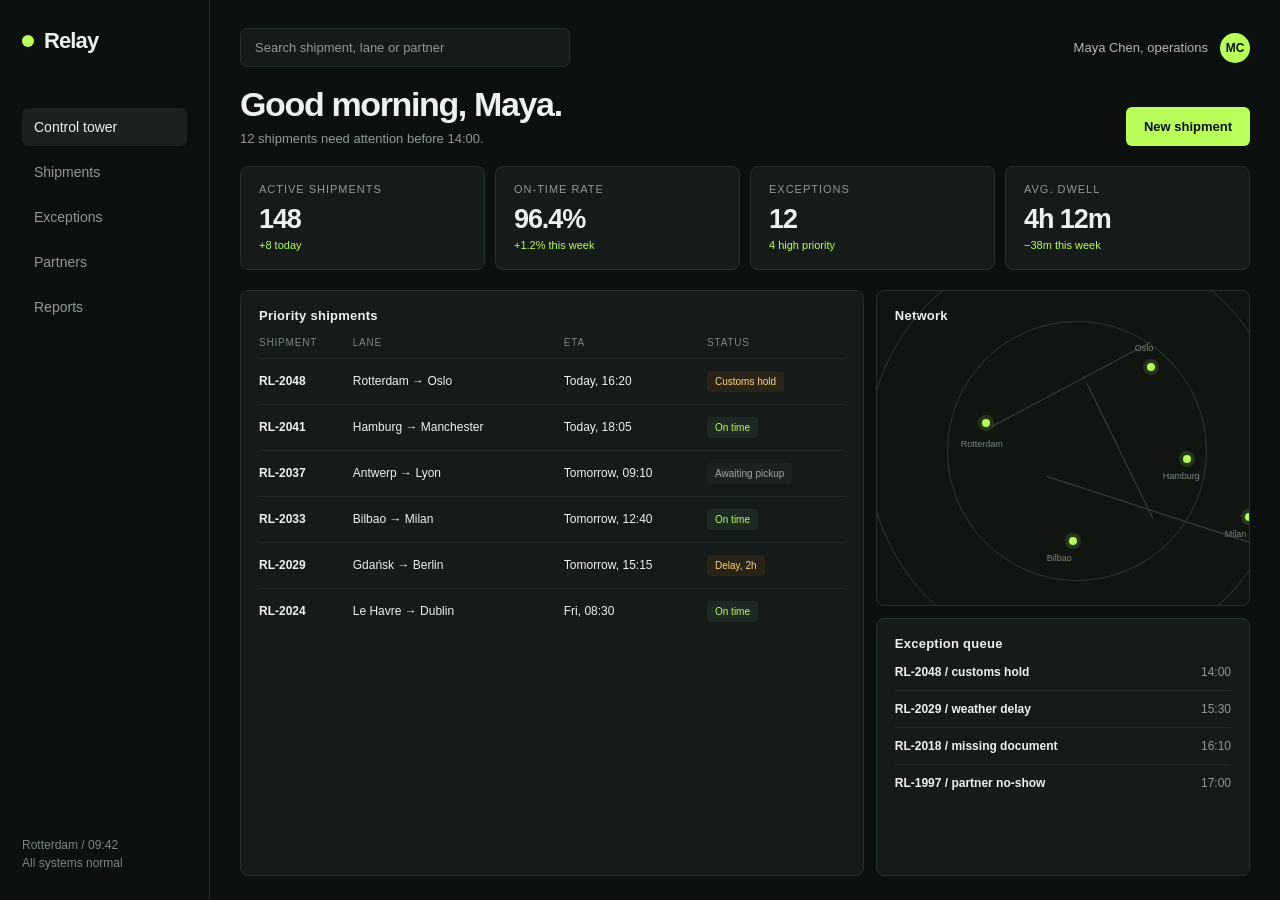
<file: _work/relay.html>
<!doctype html>
<html lang="en">
<head>
<meta charset="utf-8">
<meta name="viewport" content="width=device-width, initial-scale=1">
<title>Relay — concept study</title>
<style>
  * { box-sizing: border-box; }
  html, body { margin: 0; width: 100%; height: 100%; }
  body {
    font-family: "Segoe UI", Arial, sans-serif;
    background: #0c100f;
    color: #eef2ed;
    overflow: hidden;
  }
  .app { display: grid; grid-template-columns: 210px 1fr; height: 100vh; }
  .side { border-right: 1px solid #26302c; padding: 28px 22px; display: flex; flex-direction: column; }
  .brand { font-size: 22px; font-weight: 800; letter-spacing: -.04em; display: flex; align-items: center; gap: 10px; }
  .brand i { width: 12px; height: 12px; background: #b8ff5a; border-radius: 50%; display: block; }
  .side nav { margin-top: 54px; display: grid; gap: 7px; }
  .side a { color: #8e9a93; text-decoration: none; font-size: 14px; padding: 11px 12px; border-radius: 6px; }
  .side a.on { background: #1a211e; color: #eef2ed; }
  .side .foot { margin-top: auto; font-size: 12px; color: #7b8780; line-height: 1.5; }
  .main { padding: 28px 30px 24px; min-width: 0; display: flex; flex-direction: column; gap: 20px; }
  .top { display: flex; justify-content: space-between; align-items: center; }
  .search { width: 330px; background: #151b18; border: 1px solid #27312c; border-radius: 7px; padding: 11px 14px; color: #8e9a93; font-size: 13px; }
  .who { display: flex; align-items: center; gap: 12px; font-size: 13px; color: #aeb8b2; }
  .who b { width: 30px; height: 30px; border-radius: 50%; background: #b8ff5a; color: #0c100f; display: grid; place-items: center; font-size: 12px; }
  .head { display: flex; justify-content: space-between; align-items: flex-end; }
  h1 { font-size: 34px; line-height: 1.05; letter-spacing: -.04em; margin: 0; font-weight: 650; }
  .head p { margin: 8px 0 0; font-size: 13px; color: #8e9a93; }
  .pill { background: #b8ff5a; color: #0c100f; border: 0; padding: 12px 18px; border-radius: 6px; font: inherit; font-weight: 700; font-size: 13px; }
  .stats { display: grid; grid-template-columns: repeat(4, 1fr); gap: 10px; }
  .stat { background: #151b18; border: 1px solid #26302c; border-radius: 8px; padding: 16px 18px; }
  .stat small { display: block; color: #8e9a93; font-size: 11px; text-transform: uppercase; letter-spacing: .09em; }
  .stat b { display: block; font-size: 27px; letter-spacing: -.04em; margin-top: 9px; font-weight: 650; }
  .stat span { font-size: 11px; color: #b8ff5a; }
  .grid { display: grid; grid-template-columns: 1.25fr .75fr; gap: 12px; min-height: 0; flex: 1; }
  .panel { background: #151b18; border: 1px solid #26302c; border-radius: 8px; padding: 17px 18px; min-height: 0; }
  .panel h2 { font-size: 13px; letter-spacing: .02em; margin: 0 0 14px; font-weight: 650; }
  .table { width: 100%; border-collapse: collapse; font-size: 12px; }
  .table th { text-align: left; color: #7b8780; font-size: 10px; text-transform: uppercase; letter-spacing: .08em; font-weight: 500; padding: 0 0 10px; }
  .table td { padding: 12px 0; border-top: 1px solid #222b26; vertical-align: middle; }
  .table td:first-child { font-weight: 600; }
  .status { display: inline-flex; align-items: center; gap: 6px; font-size: 10px; padding: 5px 8px; border-radius: 4px; background: #1d2a23; color: #b8ff5a; }
  .status.warn { background: #2a2418; color: #ffd479; }
  .status.grey { background: #1d2220; color: #9da8a2; }
  .right { display: grid; grid-template-rows: 1.1fr .9fr; gap: 12px; min-height: 0; }
  .map { position: relative; overflow: hidden; background: #101512; }
  .map .dot { position: absolute; width: 8px; height: 8px; border-radius: 50%; background: #b8ff5a; box-shadow: 0 0 0 4px #b8ff5a22; }
  .map .ring { position: absolute; border: 1px solid #2c3a33; border-radius: 50%; }
  .map .line { position: absolute; height: 1px; background: #37453e; transform-origin: left center; }
  .map .place { position: absolute; font-size: 9px; color: #7b8780; }
  .queue { display: grid; gap: 0; font-size: 12px; }
  .queue div { display: flex; justify-content: space-between; gap: 12px; padding: 11px 0; border-top: 1px solid #222b26; }
  .queue div:first-child { border-top: 0; padding-top: 0; }
  .queue b { font-weight: 600; }
  .queue span { color: #8e9a93; white-space: nowrap; }
</style>
</head>
<body>
  <div class="app">
    <aside class="side">
      <div class="brand"><i></i>Relay</div>
      <nav>
        <a class="on" href="#">Control tower</a>
        <a href="#">Shipments</a>
        <a href="#">Exceptions</a>
        <a href="#">Partners</a>
        <a href="#">Reports</a>
      </nav>
      <div class="foot">Rotterdam / 09:42<br>All systems normal</div>
    </aside>
    <main class="main">
      <div class="top">
        <div class="search">Search shipment, lane or partner</div>
        <div class="who">Maya Chen, operations <b>MC</b></div>
      </div>
      <div class="head">
        <div>
          <h1>Good morning, Maya.</h1>
          <p>12 shipments need attention before 14:00.</p>
        </div>
        <button class="pill">New shipment</button>
      </div>
      <div class="stats">
        <div class="stat"><small>Active shipments</small><b>148</b><span>+8 today</span></div>
        <div class="stat"><small>On-time rate</small><b>96.4%</b><span>+1.2% this week</span></div>
        <div class="stat"><small>Exceptions</small><b>12</b><span>4 high priority</span></div>
        <div class="stat"><small>Avg. dwell</small><b>4h 12m</b><span>−38m this week</span></div>
      </div>
      <div class="grid">
        <section class="panel">
          <h2>Priority shipments</h2>
          <table class="table">
            <thead><tr><th>Shipment</th><th>Lane</th><th>ETA</th><th>Status</th></tr></thead>
            <tbody>
              <tr><td>RL-2048</td><td>Rotterdam → Oslo</td><td>Today, 16:20</td><td><span class="status warn">Customs hold</span></td></tr>
              <tr><td>RL-2041</td><td>Hamburg → Manchester</td><td>Today, 18:05</td><td><span class="status">On time</span></td></tr>
              <tr><td>RL-2037</td><td>Antwerp → Lyon</td><td>Tomorrow, 09:10</td><td><span class="status grey">Awaiting pickup</span></td></tr>
              <tr><td>RL-2033</td><td>Bilbao → Milan</td><td>Tomorrow, 12:40</td><td><span class="status">On time</span></td></tr>
              <tr><td>RL-2029</td><td>Gdańsk → Berlin</td><td>Tomorrow, 15:15</td><td><span class="status warn">Delay, 2h</span></td></tr>
              <tr><td>RL-2024</td><td>Le Havre → Dublin</td><td>Fri, 08:30</td><td><span class="status">On time</span></td></tr>
            </tbody>
          </table>
        </section>
        <div class="right">
          <section class="panel map">
            <h2>Network</h2>
            <div class="ring" style="width:260px;height:260px;left:70px;top:30px"></div>
            <div class="ring" style="width:420px;height:420px;left:-10px;top:-50px"></div>
            <div class="line" style="width:180px;left:115px;top:135px;transform:rotate(-28deg)"></div>
            <div class="line" style="width:220px;left:170px;top:185px;transform:rotate(18deg)"></div>
            <div class="line" style="width:150px;left:210px;top:92px;transform:rotate(64deg)"></div>
            <div class="dot" style="left:105px;top:128px"></div>
            <div class="dot" style="left:270px;top:72px"></div>
            <div class="dot" style="left:368px;top:222px"></div>
            <div class="dot" style="left:192px;top:246px"></div>
            <div class="dot" style="left:306px;top:164px"></div>
            <div class="place" style="left:84px;top:148px">Rotterdam</div>
            <div class="place" style="left:258px;top:52px">Oslo</div>
            <div class="place" style="left:348px;top:238px">Milan</div>
            <div class="place" style="left:170px;top:262px">Bilbao</div>
            <div class="place" style="left:286px;top:180px">Hamburg</div>
          </section>
          <section class="panel">
            <h2>Exception queue</h2>
            <div class="queue">
              <div><b>RL-2048 / customs hold</b><span>14:00</span></div>
              <div><b>RL-2029 / weather delay</b><span>15:30</span></div>
              <div><b>RL-2018 / missing document</b><span>16:10</span></div>
              <div><b>RL-1997 / partner no-show</b><span>17:00</span></div>
            </div>
          </section>
        </div>
      </div>
    </main>
  </div>
</body>
</html>
</file>
<file: styles.css>
/* =========================================================
   free.lancer
   One typeface, one ground, one accent. A board of tiles,
   set square, with the full stop doing the work.
   ========================================================= */

@font-face {
  font-family: "Jost";
  src: url("assets/fonts/jost-latin.woff2") format("woff2");
  font-weight: 400 700;
  font-style: normal;
  font-display: swap;
}

:root {
  --bg: #eef0f3;
  --surface: #e2e5ea;
  --ink: #0b0c0e;
  --muted: #5d6470;
  --accent: #1f2de6;
  --accent-ink: #ffffff;
  --field-dark: #0b0c0e;
  --field-dark-2: #15181c;
  --font: "Jost", "Segoe UI", Arial, sans-serif;

  --step-small: 14px;
  --step-body: 17px;
  --step-lead: 22px;
  --step-mid: clamp(24px, 2.4vw, 32px);
  --step-head: clamp(36px, 4.4vw, 64px);
  --step-display: clamp(64px, 13vw, 190px);
  --step-wordmark: clamp(56px, 12vw, 173px);

  --margin: clamp(16px, 2vw, 28px);
  --gap: 8px;
  --section: clamp(56px, 7vw, 120px);
  --radius: 0px;

  --ease-out: cubic-bezier(0.22, 1, 0.36, 1);
  --ease-soft: cubic-bezier(0.33, 1, 0.68, 1);
  --ease-in-out: cubic-bezier(0.76, 0, 0.24, 1);
}

/* ---------- reset ---------- */
*,
*::before,
*::after { box-sizing: border-box; }

html {
  -webkit-text-size-adjust: 100%;
  text-size-adjust: 100%;
  scroll-behavior: auto;
}

body {
  margin: 0;
  background: var(--bg);
  color: var(--ink);
  font-family: var(--font);
  font-size: var(--step-body);
  line-height: 1.5;
  font-kerning: normal;
  -webkit-font-smoothing: antialiased;
  text-rendering: optimizeLegibility;
}

h1, h2, h3, p, figure, ul, ol, dl, dd { margin: 0; }
ul, ol { padding: 0; list-style: none; }
img { display: block; max-width: 100%; height: auto; }
button, input, select { font: inherit; color: inherit; }
button { background: none; border: 0; padding: 0; cursor: pointer; }
a { color: inherit; }
:target { scroll-margin-top: 24px; }
::selection { background: var(--accent); color: var(--accent-ink); }
:focus-visible { outline: 3px solid var(--accent); outline-offset: 4px; }
/* The accent ring disappears on blue and ink grounds; use the page colour there. */
.contact-main :focus-visible,
.rail-action :focus-visible,
.footer :focus-visible { outline-color: var(--bg); }

.sr-only {
  position: absolute;
  width: 1px;
  height: 1px;
  overflow: hidden;
  clip-path: inset(50%);
  white-space: nowrap;
}

.skip-link {
  position: fixed;
  top: 12px;
  left: 12px;
  z-index: 100;
  background: var(--ink);
  color: var(--bg);
  padding: 12px 16px;
  text-decoration: none;
  transform: translateY(-180%);
  transition: transform 180ms var(--ease-out);
}
.skip-link:focus { transform: translateY(0); }

/* ---------- type ---------- */
h1, h2, h3 {
  font-weight: 700;
  letter-spacing: -0.04em;
  line-height: 0.9;
  text-wrap: balance;
}

p { max-width: 62ch; text-wrap: pretty; }
p + p { margin-top: 0.9em; }

.section-title {
  font-size: var(--step-head);
  line-height: 0.92;
  text-transform: uppercase;
}

.meta {
  font-size: var(--step-small);
  line-height: 1.4;
  color: var(--muted);
}

.small { font-size: var(--step-small); line-height: 1.5; }

.text-link {
  display: inline-flex;
  align-items: center;
  gap: 8px;
  font-size: var(--step-body);
  font-weight: 500;
  text-decoration: underline;
  text-decoration-thickness: 1px;
  text-underline-offset: 5px;
  transition: color 180ms ease;
}
.text-link span { transition: transform 180ms var(--ease-out); }
.text-link:hover { color: var(--accent); }
.text-link:hover span { transform: translateX(4px); }

.text-action {
  display: inline-flex;
  align-items: center;
  gap: 8px;
  margin-top: 8px;
  font-size: var(--step-body);
  font-weight: 500;
  text-decoration: underline;
  text-decoration-thickness: 1px;
  text-underline-offset: 5px;
  text-align: left;
  transition: color 180ms ease;
}
.text-action span { transition: transform 180ms var(--ease-out); }
.text-action:hover { color: var(--accent); }
.text-action:hover span { transform: translateX(4px); }

/* ---------- controls ---------- */
.button {
  display: inline-flex;
  align-items: center;
  justify-content: center;
  gap: 10px;
  min-height: 52px;
  padding: 0 22px;
  background: var(--accent);
  color: var(--accent-ink);
  border-radius: var(--radius);
  font-size: var(--step-body);
  font-weight: 500;
  line-height: 1;
  text-decoration: none;
  white-space: nowrap;
  transition: background-color 180ms ease, color 180ms ease, transform 140ms var(--ease-out);
}
.button:hover { background: var(--ink); color: var(--bg); }
.button:active { transform: scale(0.98); }
.button span { transition: transform 180ms var(--ease-out); }
.button:hover span { transform: translateX(4px); }

.button-paper { background: var(--bg); color: var(--ink); }
.button-paper:hover { background: #ffffff; color: var(--ink); }

/* =========================================================
   Hero
   ========================================================= */
.hero {
  padding: var(--margin);
  padding-bottom: 0;
}

.name-band {
  height: clamp(110px, 11vw, 170px);
  display: grid;
  place-items: center;
  overflow: hidden;
  background: var(--ink);
  color: var(--bg);
}

.name-band h1 {
  font-size: var(--step-display);
  line-height: 0.8;
  letter-spacing: -0.075em;
  font-weight: 700;
  white-space: nowrap;
}

.hero-nav {
  display: grid;
  grid-template-columns: repeat(4, minmax(0, 1fr));
  gap: var(--gap);
  margin-top: var(--gap);
}

.hero-nav a {
  min-height: 56px;
  padding: 0 18px;
  display: flex;
  align-items: center;
  justify-content: space-between;
  gap: 16px;
  background: var(--surface);
  font-size: var(--step-body);
  font-weight: 500;
  text-decoration: none;
  transition: background-color 180ms ease, color 180ms ease;
}
.hero-nav a:hover { background: var(--ink); color: var(--bg); }
.hero-nav .arrow { font-size: 1em; transition: transform 180ms var(--ease-out); }
.hero-nav a:hover .arrow { transform: translate(4px, 4px); }

.hero-board {
  display: grid;
  grid-template-columns: 2fr 8fr 2fr;
  gap: var(--gap);
  margin-top: var(--gap);
  min-height: clamp(520px, 64svh, 640px);
}

.hero-left {
  display: grid;
  grid-template-rows: minmax(0, 1.45fr) minmax(0, 1fr);
  gap: var(--gap);
  min-height: 0;
}

.hero-portrait {
  position: relative;
  min-height: 0;
  overflow: hidden;
  background: var(--surface);
}
.hero-portrait img,
.hero-portrait video {
  width: 100%;
  height: 100%;
  object-fit: cover;
  filter: grayscale(1) contrast(1.06);
}
.hero-portrait figcaption {
  position: absolute;
  left: 12px;
  bottom: 12px;
  max-width: calc(100% - 24px);
  padding: 6px 8px;
  background: var(--bg);
  color: var(--ink);
  font-size: var(--step-small);
  line-height: 1.35;
}

.hero-facts {
  padding: 20px;
  background: var(--surface);
  display: flex;
  flex-direction: column;
  justify-content: space-between;
  gap: 10px;
}
.hero-facts li {
  display: flex;
  align-items: center;
  gap: 10px;
  font-size: var(--step-small);
  line-height: 1.3;
}
.hero-facts li::before {
  content: "";
  width: 6px;
  height: 6px;
  flex: none;
  background: var(--accent);
}

.hero-centre {
  position: relative;
  min-height: 0;
  overflow: hidden;
  background: var(--surface);
}
.hero-shot {
  position: absolute;
  inset: 0;
  overflow: hidden;
}
.hero-shot img {
  width: 100%;
  height: 100%;
  object-fit: cover;
}

.image-tag {
  position: absolute;
  top: 16px;
  right: 16px;
  padding: 6px 8px;
  background: var(--bg);
  color: var(--ink);
  font-size: var(--step-small);
  line-height: 1.3;
}
.hero-statement {
  position: absolute;
  left: 0;
  right: 0;
  bottom: 0;
  min-height: 33%;
  padding: clamp(20px, 3vw, 32px);
  background: var(--bg);
  display: flex;
  align-items: flex-end;
}
.hero-statement p {
  font-size: var(--step-mid);
  line-height: 1.08;
  letter-spacing: -0.03em;
  max-width: 34ch;
}

.hero-right {
  display: flex;
  flex-direction: column;
  gap: var(--gap);
  min-height: 0;
}
.studio-card {
  flex: 1;
  padding: 20px;
  background: var(--surface);
  display: flex;
  flex-direction: column;
}
.studio-facts {
  flex: 1;
  display: flex;
  flex-direction: column;
  justify-content: space-between;
  gap: 14px;
}
.studio-facts li {
  display: flex;
  align-items: center;
  gap: 10px;
  font-size: var(--step-small);
  line-height: 1.3;
}
.studio-facts li::before {
  content: "";
  width: 6px;
  height: 6px;
  flex: none;
  background: var(--accent);
}
.rail-action {
  padding: 14px;
  background: var(--accent);
}
.rail-action .button { width: 100%; min-height: 48px; padding-inline: 14px; }

/* =========================================================
   Shared section frame
   ========================================================= */
.section {
  padding: var(--section) var(--margin);
}

.section-head {
  display: grid;
  grid-template-columns: 1.1fr 0.9fr;
  gap: var(--gutter, 24px);
  align-items: end;
}
.section-head p {
  font-size: var(--step-lead);
  line-height: 1.3;
  max-width: 46ch;
}

/* =========================================================
   Services
   ========================================================= */
.services-grid {
  display: grid;
  grid-template-columns: 1fr 1fr;
  min-height: 860px;
}

.services-intro {
  padding: clamp(28px, 4vw, 56px);
  background: var(--surface);
  display: flex;
  flex-direction: column;
  justify-content: space-between;
  gap: 48px;
}
.services-intro .section-title {
  font-size: var(--step-head);
  line-height: 0.88;
}
.services-intro .section-title span { display: block; }
.services-intro .section-title .indent { margin-left: 18%; }
.services-intro-foot {
  display: flex;
  align-items: flex-end;
  justify-content: space-between;
  gap: 32px;
}
.services-intro-foot p {
  font-size: var(--step-body);
  max-width: 30ch;
}

.services-rows {
  display: grid;
  grid-template-rows: repeat(5, minmax(0, 1fr));
  background: var(--ink);
  color: var(--bg);
}
.service-row {
  padding: clamp(24px, 3vw, 40px);
  display: grid;
  grid-template-columns: 5fr 4fr 3fr;
  gap: 24px;
  align-items: start;
}

/* Keep the dense service board on the same left edge as its section copy. */
@media (min-width: 981px) {
  .services-intro { padding-inline: 32px; }
  .service-row {
    grid-template-columns: 1fr;
    gap: 10px;
  }
}
.service-row:nth-child(odd) { background: var(--ink); }
.service-row:nth-child(even) { background: var(--field-dark-2); }
.service-row h3 {
  font-size: var(--step-mid);
  line-height: 1;
  letter-spacing: -0.03em;
  text-transform: none;
}
.service-row p {
  font-size: var(--step-body);
  line-height: 1.45;
  max-width: 30ch;
}
.terms {
  display: flex;
  flex-wrap: wrap;
  gap: 0 5px;
  font-size: var(--step-small);
  line-height: 1.45;
  color: #b9c1c8;
}
.terms li + li::before { content: ","; margin-right: 5px; }

/* =========================================================
   Work
   ========================================================= */
.work-head {
  margin-bottom: clamp(32px, 4vw, 56px);
}

.project-row {
  display: grid;
  grid-template-columns: 950fr 560fr;
  gap: var(--gap);
  margin-top: clamp(40px, 5vw, 72px);
}
.project {
  display: flex;
  flex-direction: column;
  background: var(--surface);
}
.project-media {
  overflow: hidden;
  background: var(--bg);
}
.project-media picture { display: block; }
.project-media img {
  width: 100%;
  height: auto;
}
.project-body {
  padding: clamp(20px, 2.5vw, 32px);
  display: flex;
  flex-direction: column;
  align-items: flex-start;
  gap: 12px;
}
.project-body h3 {
  font-size: var(--step-mid);
  line-height: 1;
}
.project-body p {
  font-size: var(--step-body);
  line-height: 1.45;
  max-width: 46ch;
}
.project-heading .meta { margin-top: 12px; }
.project-featured .project-body {
  display: grid;
  grid-template-columns: 1fr 1fr auto;
  gap: 24px;
  align-items: start;
}
.project-featured .text-action { margin-top: 0; }

/* =========================================================
   Process
   ========================================================= */
.process-grid {
  display: grid;
  grid-template-columns: 5fr 7fr;
  gap: clamp(40px, 6vw, 100px);
}
.process-intro p {
  margin-top: 24px;
  font-size: var(--step-lead);
  line-height: 1.3;
  max-width: 30ch;
}
.process-cta { margin-top: 40px; }

.process-list {
  display: grid;
  gap: 32px;
}
.process-line {
  font-size: var(--step-head);
  line-height: 1;
  letter-spacing: -0.04em;
  font-weight: 600;
  max-width: none;
}
.process-note {
  margin-top: 10px;
  font-size: var(--step-body);
  line-height: 1.45;
  color: var(--muted);
  max-width: 48ch;
}

/* =========================================================
   About
   ========================================================= */
.about-intro {
  display: grid;
  grid-template-columns: 1fr 1fr;
  gap: var(--gutter, 24px);
  align-items: end;
  margin-bottom: clamp(40px, 5vw, 72px);
}
.about-intro .section-title { font-size: var(--step-head); }
.about-intro p {
  font-size: var(--step-lead);
  line-height: 1.3;
  max-width: 50ch;
}

.about-grid {
  display: grid;
  grid-template-columns: 8fr 4fr;
  gap: 16px;
  align-items: start;
}
.about-photo { background: var(--surface); }
.about-photo img {
  width: 100%;
  aspect-ratio: 16 / 10;
  object-fit: cover;
  filter: grayscale(1) contrast(1.06);
}
.about-photo figcaption {
  padding: 12px 16px;
  font-size: var(--step-small);
  color: var(--muted);
}

.about-side {
  display: flex;
  flex-direction: column;
  gap: 24px;
}
.about-tile {
  width: 100%;
  min-width: 0;
  aspect-ratio: 4 / 3;
  padding: 24px;
  background: var(--accent);
  color: var(--accent-ink);
  display: flex;
  flex-direction: column;
  justify-content: space-between;
  gap: 16px;
}
.about-tile svg {
  width: 100%;
  height: 62%;
  color: var(--accent-ink);
}
.about-tile p {
  font-size: var(--step-body);
  line-height: 1.3;
  max-width: 26ch;
}
.about-facts {
  display: grid;
  grid-template-columns: 1fr 1fr;
  gap: 20px;
}
.about-facts dt {
  font-size: var(--step-small);
  color: var(--muted);
}
.about-facts dd {
  margin-top: 4px;
  font-size: var(--step-body);
  line-height: 1.3;
}

/* =========================================================
   Stack
   ========================================================= */
.stack-grid {
  display: grid;
  grid-template-columns: repeat(5, minmax(0, 1fr));
  gap: var(--gap);
}
.stack-head {
  grid-column: span 2;
  min-height: 160px;
  padding: 24px;
  background: var(--accent);
  color: var(--accent-ink);
  display: flex;
  flex-direction: column;
  justify-content: space-between;
  gap: 24px;
}
.stack-head .section-title {
  font-size: var(--step-head);
  line-height: 0.92;
}
.stack-head p {
  font-size: var(--step-body);
  line-height: 1.35;
  max-width: 28ch;
}
.stack-tile {
  min-height: 160px;
  padding: 24px;
  background: var(--surface);
  display: flex;
  align-items: flex-end;
  font-size: var(--step-mid);
  font-weight: 500;
  line-height: 1.1;
  letter-spacing: -0.03em;
}

/* =========================================================
   Contact
   ========================================================= */
.contact-board {
  display: grid;
  grid-template-columns: 2fr 8fr 2fr;
  gap: var(--gap);
  min-height: 440px;
}
.contact-photo {
  position: relative;
  overflow: hidden;
  background: var(--surface);
}
.contact-photo img {
  width: 100%;
  height: 100%;
  object-fit: cover;
  filter: grayscale(1) contrast(1.1);
}
.contact-photo figcaption {
  position: absolute;
  left: 12px;
  right: 12px;
  bottom: 12px;
  padding: 6px 8px;
  background: var(--bg);
  color: var(--ink);
  font-size: var(--step-small);
  line-height: 1.35;
}
.contact-main {
  padding: clamp(28px, 4vw, 48px);
  background: var(--accent);
  color: var(--accent-ink);
  display: flex;
  flex-direction: column;
  justify-content: center;
}
.contact-main .section-title {
  font-size: var(--step-head);
  color: var(--accent-ink);
}
.contact-main > p {
  margin-top: 16px;
  font-size: var(--step-body);
  line-height: 1.4;
  max-width: 52ch;
}

.brief-form {
  margin-top: 32px;
  display: grid;
  gap: 20px;
  max-width: 760px;
}
.brief-form fieldset {
  border: 0;
  padding: 0;
  margin: 0;
  min-width: 0;
}
.brief-form legend {
  font-size: var(--step-small);
  margin-bottom: 10px;
}
.choice-row {
  display: flex;
  flex-wrap: wrap;
  gap: 8px;
}
.choice-row label {
  position: relative;
  display: inline-flex;
}
.choice-row input {
  position: absolute;
  inset: 0;
  width: 100%;
  height: 100%;
  margin: 0;
  opacity: 0;
  cursor: pointer;
}
.choice-row span {
  display: inline-flex;
  align-items: center;
  min-height: 42px;
  padding: 0 16px;
  background: rgba(255, 255, 255, 0.14);
  color: var(--accent-ink);
  font-size: var(--step-small);
  line-height: 1;
  transition: background-color 180ms ease, color 180ms ease;
}
.choice-row label:hover span { background: rgba(255, 255, 255, 0.24); }
.choice-row input:checked + span {
  background: var(--bg);
  color: var(--ink);
}
.choice-row input:focus-visible + span {
  outline: 3px solid var(--bg);
  outline-offset: 3px;
}
.brief-row {
  display: flex;
  align-items: center;
  flex-wrap: wrap;
  gap: 16px;
}
.brief-row label { font-size: var(--step-small); }
.brief-row select {
  min-height: 48px;
  padding: 0 16px;
  background: var(--bg);
  color: var(--ink);
  border: 0;
  border-radius: 0;
  font-size: var(--step-body);
}
.brief-summary {
  font-size: var(--step-small);
  line-height: 1.4;
  color: rgba(255, 255, 255, 0.84);
}
.brief-form .button { justify-self: start; }
.contact-main .button-paper { align-self: flex-start; }
.contact-main .small {
  color: rgba(255, 255, 255, 0.84);
  max-width: 60ch;
}
.contact-main .small a {
  color: var(--accent-ink);
  text-decoration: underline;
  text-underline-offset: 3px;
}
.contact-note {
  padding: 24px;
  background: var(--surface);
  display: flex;
  align-items: flex-end;
}
.contact-note p {
  font-size: var(--step-body);
  line-height: 1.35;
  max-width: 22ch;
}

/* =========================================================
   Footer
   ========================================================= */
.footer {
  padding: var(--section) var(--margin) 24px;
  background: var(--ink);
  color: var(--bg);
}
.footer-top {
  display: grid;
  grid-template-columns: 1.2fr 0.8fr;
  gap: clamp(40px, 8vw, 140px);
}
.footer-invite .section-title {
  font-size: var(--step-head);
}
.footer-invite > p {
  margin-top: 16px;
  font-size: var(--step-lead);
  line-height: 1.3;
  max-width: 32ch;
}
.footer-invite > .button { margin-top: 28px; }

.newsletter {
  margin-top: 48px;
  max-width: 420px;
}
.newsletter label {
  display: block;
  margin-bottom: 10px;
  font-size: var(--step-body);
}
.newsletter-row {
  display: flex;
  gap: 8px;
}
.newsletter input {
  flex: 1;
  min-width: 0;
  min-height: 48px;
  padding: 0 14px;
  background: var(--field-dark-2);
  color: var(--bg);
  border: 0;
  border-radius: 0;
  font-size: var(--step-body);
}
.newsletter input::placeholder { color: #8f979e; }
.newsletter .button {
  min-height: 48px;
  padding-inline: 18px;
}
.newsletter .small {
  margin-top: 8px;
  color: #aeb6bd;
}

.footer-links {
  display: grid;
  grid-template-columns: 1fr 1fr;
  gap: 32px;
  align-content: start;
}
.footer-links h3 {
  margin-bottom: 16px;
  font-size: var(--step-body);
  font-weight: 500;
  letter-spacing: 0;
  text-transform: none;
}
.footer-links a {
  display: block;
  margin-bottom: 12px;
  font-size: var(--step-body);
  text-decoration: none;
  color: var(--bg);
}
.footer-links a:hover {
  text-decoration: underline;
  text-underline-offset: 4px;
}

.footer-wordmark {
  display: flex;
  align-items: flex-end;
  gap: 4px;
  height: clamp(140px, 20vw, 260px);
  margin-top: clamp(32px, 4vw, 64px);
  overflow: hidden;
}
.footer-wordmark span {
  flex: 1;
  min-width: 0;
  height: calc(var(--h) * 1%);
  display: grid;
  place-items: center;
  overflow: hidden;
  background: var(--accent);
  color: var(--bg);
  font-size: var(--step-wordmark);
  font-weight: 700;
  line-height: 0.75;
  letter-spacing: -0.05em;
}
.footer-wordmark .block-dot { font-size: inherit; }

.footer-bottom {
  display: grid;
  grid-template-columns: 0.8fr 1.2fr;
  gap: 32px;
  margin-top: 24px;
  color: #aeb6bd;
  font-size: var(--step-small);
  line-height: 1.5;
}
.footer-bottom p { max-width: none; }
.footer-bottom .credits {
  display: grid;
  grid-template-columns: 1fr 1fr;
  gap: 12px 24px;
}
.credits li { max-width: 45ch; }
.credits a {
  color: #d7dde2;
  text-decoration: underline;
  text-underline-offset: 2px;
}

/* =========================================================
   Study dialog
   ========================================================= */
.study-dialog {
  width: min(1200px, calc(100vw - 32px));
  max-height: calc(100svh - 32px);
  padding: 0;
  border: 0;
  background: var(--bg);
  color: var(--ink);
  overflow: auto;
  box-shadow: 0 24px 80px rgba(0, 0, 0, 0.24); /* taste-skill-ignore: floating dialog overlay */
}
.study-dialog::backdrop { background: rgba(11, 12, 14, 0.72); }
.study-dialog[open] { animation: dialog-in 300ms var(--ease-out); }
.dialog-bar {
  position: sticky;
  top: 0;
  z-index: 1;
  display: flex;
  justify-content: space-between;
  align-items: center;
  gap: 16px;
  padding: 16px 24px;
  background: var(--surface);
}
.dialog-close {
  display: inline-flex;
  align-items: center;
  min-height: 44px;
  padding: 0 10px;
  font-size: var(--step-small);
  text-decoration: underline;
  text-underline-offset: 4px;
}
.dialog-grid {
  display: flex;
  flex-direction: column;
}
.dialog-copy { padding: clamp(24px, 4vw, 40px); }
.dialog-copy h2 {
  font-size: var(--step-head);
  line-height: 0.92;
  text-transform: uppercase;
}
.dialog-copy > p {
  margin-top: 20px;
  font-size: var(--step-body);
  line-height: 1.45;
  max-width: 65ch;
}
.dialog-facts {
  display: grid;
  grid-template-columns: 1fr 1fr;
  gap: 16px;
  margin-top: 24px;
}
.dialog-facts dt {
  font-size: var(--step-small);
  color: var(--muted);
}
.dialog-facts dd {
  margin-top: 3px;
  font-size: var(--step-body);
  line-height: 1.3;
}
.dialog-copy .meta { margin-top: 28px; }
.dialog-grid img {
  order: -1;
  width: 100%;
  height: auto;
  max-height: 75svh;
  object-fit: contain;
}

@keyframes dialog-in {
  from { opacity: 0; transform: translateY(16px) scale(0.99); }
  to { opacity: 1; transform: none; }
}

/* =========================================================
   Motion
   ========================================================= */
.js [data-reveal] {
  opacity: 0;
  transform: translateY(24px);
  transition:
    opacity 700ms var(--ease-out),
    transform 900ms var(--ease-out);
  transition-delay: calc(var(--i, 0) * 70ms);
}
.js [data-reveal].is-in {
  opacity: 1;
  transform: none;
}

@media (prefers-reduced-motion: reduce) {
  *,
  *::before,
  *::after {
    animation-duration: 0.01ms !important;
    animation-iteration-count: 1 !important;
    transition-duration: 0.01ms !important;
  }
  .js [data-reveal] {
    opacity: 1;
    transform: none;
    clip-path: none;
  }
  video { display: none; }
  .hero-portrait { background: url("assets/google-timelapse-kuala-lumpur-malaysia-poster.jpg") center / cover; }
}

/* =========================================================
   Tablet
   ========================================================= */
@media (max-width: 980px) {
  .hero-board { grid-template-columns: 1fr; }
  .hero-centre { order: 1; min-height: 440px; }
  .hero-right {
    order: 2;
    display: grid;
    grid-template-columns: 1fr;
    gap: var(--gap);
  }
  .studio-card { padding: 24px; }
  .studio-facts {
    flex: none;
    display: grid;
    grid-template-columns: 1fr 1fr;
    gap: 18px 24px;
  }
  .rail-action { order: -1; min-height: 76px; }
  .hero-left {
    order: 3;
    grid-template-columns: 1fr 1fr;
    grid-template-rows: minmax(260px, 1fr);
  }
  .hero-facts { justify-content: center; gap: 14px; }

  .services-grid { grid-template-columns: 1fr; min-height: 0; }
  .services-intro { min-height: 0; padding: 40px; gap: 64px; }
  .services-rows { grid-template-rows: none; }
  .service-row { min-height: 200px; }

  .section-head,
  .about-intro { grid-template-columns: 1fr; gap: 24px; }
  .process-grid { grid-template-columns: 1fr; gap: 56px; }
  .about-grid { grid-template-columns: 1fr 1fr; }
  .about-side { grid-column: span 2; display: grid; grid-template-columns: 1fr 1fr; align-items: start; }
  .about-tile { aspect-ratio: 16 / 9; }

  .contact-board { grid-template-columns: 1fr 1fr; min-height: 0; }
  .contact-main { grid-column: 1 / -1; order: 1; }
  .contact-photo { order: 2; min-height: 200px; }
  .contact-note { order: 3; min-height: 200px; }

  .footer-top { grid-template-columns: 1fr; gap: 64px; }
  .footer-bottom { grid-template-columns: 1fr; gap: 16px; }
}

/* =========================================================
   Phone
   ========================================================= */
@media (max-width: 720px) {
  .hero { padding-bottom: 0; }
  .name-band { height: 110px; }
  .name-band h1 { font-size: var(--step-display); letter-spacing: -0.07em; }

  .hero-nav { grid-template-columns: 1fr 1fr; }
  .hero-nav a { min-height: 48px; padding-inline: 14px; font-size: var(--step-body); }
  .hero-nav .arrow { font-size: 1em; }

  .hero-board { min-height: 0; }
  .hero-centre { min-height: 280px; }
  .hero-statement { position: static; min-height: 0; padding: 20px; }
  .hero-statement p { font-size: var(--step-mid); line-height: 1.12; max-width: none; }
  .hero-shot { position: relative; height: 280px; }
  .image-tag { top: 12px; right: 12px; }

  .hero-right { gap: 6px; }
  .studio-card { padding: 18px; }
  .studio-facts { grid-template-columns: 1fr; gap: 12px; }
  .rail-action { min-height: 64px; }
  .rail-action .button { min-height: 48px; }

  .hero-left { grid-template-columns: 1fr; grid-template-rows: 300px auto; }
  .hero-portrait figcaption { font-size: var(--step-small); }
  .hero-facts { padding: 18px; gap: 10px; }

  .section { padding-block: var(--section); }
  .services-intro { min-height: 0; padding: 24px; gap: 48px; }
  .services-intro .section-title { font-size: var(--step-head); }
  .services-intro .section-title .indent { margin-left: 10%; }
  .services-intro-foot { flex-direction: column; align-items: flex-start; gap: 20px; }
  .service-row { grid-template-columns: 1fr; gap: 10px; padding: 24px; }
  .service-row h3 { font-size: var(--step-mid); }
  .service-row p { max-width: none; }
  .terms { font-size: var(--step-small); }

  .work-head { margin-bottom: 32px; }
  .project-featured .project-body { grid-template-columns: 1fr; gap: 16px; }
  .project-row { grid-template-columns: 1fr; margin-top: 40px; }

  .process-list { gap: 28px; }
  .process-line { font-size: var(--step-head); }
  .process-note { font-size: var(--step-body); }

  .about-intro { margin-bottom: 40px; }
  .about-grid { grid-template-columns: 1fr; }
  .about-side { grid-column: auto; display: flex; flex-direction: column; }
  .about-tile { aspect-ratio: 16 / 10; }
  .about-facts { gap: 16px; }

  .stack-grid { grid-template-columns: repeat(2, minmax(0, 1fr)); }
  .stack-head { grid-column: span 2; min-height: 150px; padding: 20px; }
  .stack-tile { min-height: 110px; padding: 20px; font-size: var(--step-mid); }

  .contact-board { grid-template-columns: 1fr; }
  .contact-main { padding: 24px; }
  .contact-main .section-title { font-size: var(--step-head); }
  .contact-main > p { font-size: var(--step-body); }
  .brief-form { margin-top: 24px; gap: 16px; }
  .choice-row span { min-height: 40px; padding-inline: 13px; font-size: var(--step-small); }
  .brief-row { align-items: flex-start; flex-direction: column; gap: 8px; }
  .brief-row select { width: 100%; }
  .contact-main .button-paper { width: 100%; }
  .contact-photo { min-height: 180px; }
  .contact-note { min-height: 180px; }

  .footer-top { gap: 48px; }
  .footer-invite .section-title { font-size: var(--step-head); }
  .newsletter-row { flex-direction: column; }
  .newsletter .button { width: 100%; }
  .footer-links { gap: 24px; }
  .footer-wordmark {
    flex-wrap: nowrap;
    height: auto;
    gap: 3px;
    margin-top: 56px;
  }
  .footer-wordmark span {
    flex: 1 1 0;
    height: calc(var(--h) * 0.9px);
    font-size: clamp(30px, 10vw, 72px);
  }
  .footer-wordmark .block-dot { font-size: inherit; }
  .footer-bottom { margin-top: 24px; }
  .footer-bottom .credits { grid-template-columns: 1fr; }

  .dialog-copy { padding: 24px; }
  .dialog-facts { grid-template-columns: 1fr 1fr; }
}

@media (max-width: 420px) {
  .hero-nav a { font-size: var(--step-body); }
  .hero-statement p { font-size: var(--step-mid); }
}

/* The narrowest phones: keep the two-column stack inside the page. */
@media (max-width: 380px) {
  .stack-tile {
    min-height: 96px;
    padding: 16px;
    font-size: var(--step-body);
  }
}
</file>
